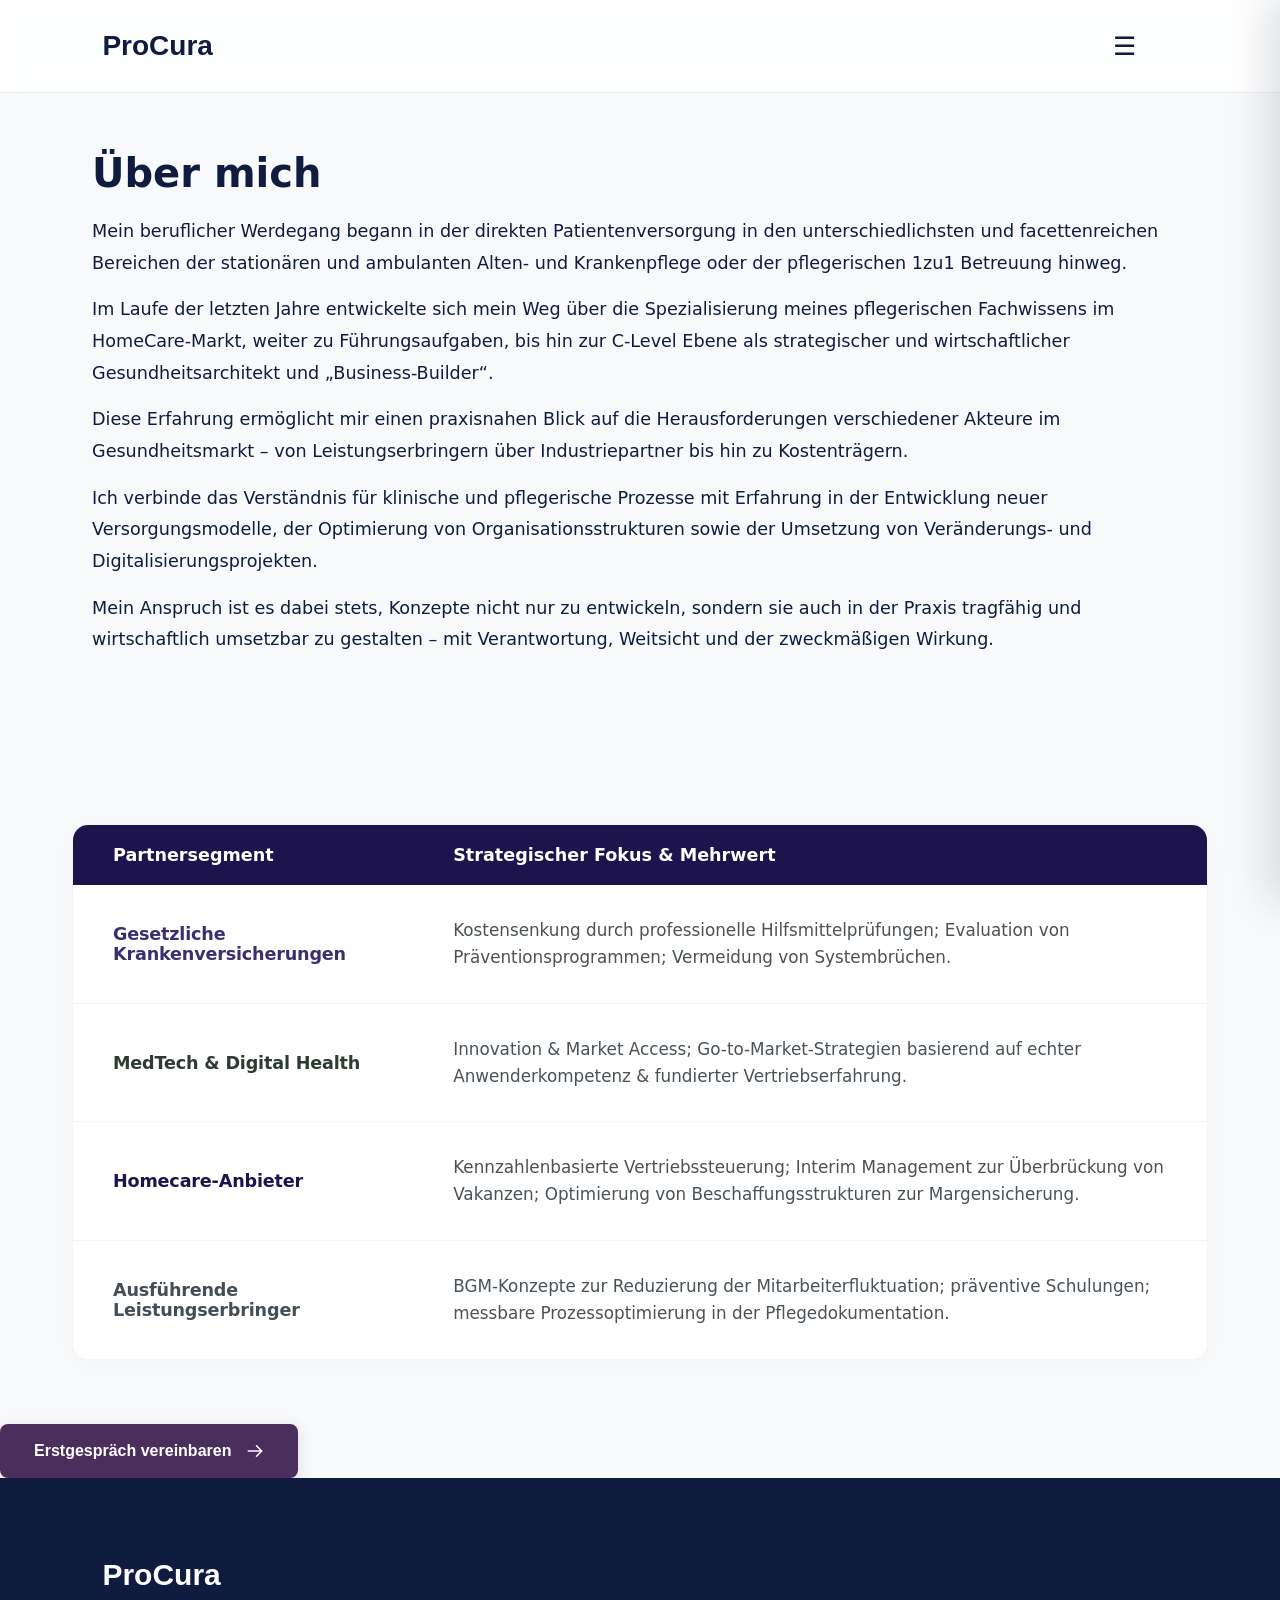
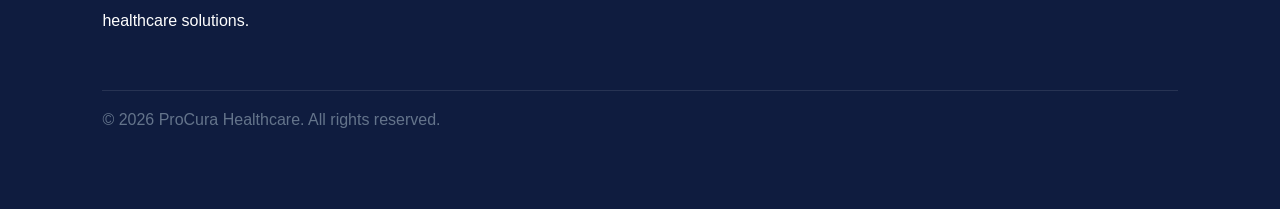
<file: About.html>
<!DOCTYPE html>
<html lang="de">
<head>
    <meta charset="UTF-8">
    <meta name="viewport" content="width=device-width, initial-scale=1.0">
    <title>Über mich - ProCura</title>
    <link rel="stylesheet" href="Header.css">
    <link rel="stylesheet" href="ProCura.css">
    <link rel="stylesheet" href="About.css">
    <link rel="stylesheet" href="index.css">
</head>
<body>
<header id="header-placeholder"></header>

<section class="care-section hero-spacing">
    <div class="about-intro-container" style="max-width: 1200px; margin: 0 auto; padding: 40px 20px;">
        <h1 style="font-size: 2.5rem; margin-bottom: 20px;">Über mich</h1>
        <p style="font-size: 1.1rem; line-height: 1.8; margin-bottom: 15px;">
            Mein beruflicher Werdegang begann in der direkten Patientenversorgung in den unterschiedlichsten und facettenreichen Bereichen der stationären und ambulanten Alten- und Krankenpflege oder der pflegerischen 1zu1 Betreuung hinweg.
        </p>
        <p style="font-size: 1.1rem; line-height: 1.8; margin-bottom: 15px;">
            Im Laufe der letzten Jahre entwickelte sich mein Weg über die Spezialisierung meines pflegerischen Fachwissens im HomeCare-Markt, weiter zu Führungsaufgaben, bis hin zur C-Level Ebene als strategischer und wirtschaftlicher Gesundheitsarchitekt und „Business-Builder“.
        </p>
        <p style="font-size: 1.1rem; line-height: 1.8; margin-bottom: 15px;">
            Diese Erfahrung ermöglicht mir einen praxisnahen Blick auf die Herausforderungen verschiedener Akteure im Gesundheitsmarkt – von Leistungserbringern über Industriepartner bis hin zu Kostenträgern.
        </p>
        <p style="font-size: 1.1rem; line-height: 1.8; margin-bottom: 15px;">
            Ich verbinde das Verständnis für klinische und pflegerische Prozesse mit Erfahrung in der Entwicklung neuer Versorgungsmodelle, der Optimierung von Organisationsstrukturen sowie der Umsetzung von Veränderungs- und Digitalisierungsprojekten.
        </p>
        <p style="font-size: 1.1rem; line-height: 1.8; font-weight: 500;">
            Mein Anspruch ist es dabei stets, Konzepte nicht nur zu entwickeln, sondern sie auch in der Praxis tragfähig und wirtschaftlich umsetzbar zu gestalten – mit Verantwortung, Weitsicht und der zweckmäßigen Wirkung.
        </p>
    </div>
</section>

<section class="partner-section">
    <div class="table-container">
        <table class="partner-table">
            <thead>
                <tr>
                    <th class="col-segment">Partnersegment</th>
                    <th class="col-focus">Strategischer Fokus & Mehrwert</th>
                </tr>
            </thead>
            <tbody>
                <tr>
                    <td class="segment-title text-purple">Gesetzliche Krankenversicherungen</td>
                    <td class="segment-desc">Kostensenkung durch professionelle Hilfsmittelprüfungen; Evaluation von Präventionsprogrammen; Vermeidung von Systembrüchen.</td>
                </tr>
                <tr>
                    <td class="segment-title text-green">MedTech & Digital Health</td>
                    <td class="segment-desc">Innovation & Market Access; Go-to-Market-Strategien basierend auf echter Anwenderkompetenz & fundierter Vertriebserfahrung.</td>
                </tr>
                <tr>
                    <td class="segment-title text-navy">Homecare-Anbieter</td>
                    <td class="segment-desc">Kennzahlenbasierte Vertriebssteuerung; Interim Management zur Überbrückung von Vakanzen; Optimierung von Beschaffungsstrukturen zur Margensicherung.</td>
                </tr>
                <tr>
                    <td class="segment-title text-slate">Ausführende Leistungserbringer</td>
                    <td class="segment-desc">BGM-Konzepte zur Reduzierung der Mitarbeiterfluktuation; präventive Schulungen; messbare Prozessoptimierung in der Pflegedokumentation.</td>
                </tr>
            </tbody>
        </table>
    </div>
</section>
<div class="hero-action-core" style="display: flex; justify-content: center;">
    <a href="product.html" class="hero-cta-link">
        <button class="prime-consultation-btn">
            <span>Erstgespräch vereinbaren</span>
            <svg class="arrow-icon" viewBox="0 0 24 24" fill="none" stroke="currentColor">
                <path stroke-linecap="round" stroke-linejoin="round" stroke-width="2" d="M14 5l7 7m0 0l-7 7m7-7H3"/>
            </svg>
        </button>
    </a>
</div>

    <footer id="footer-placeholder"></footer>
</body>
<script src="ProCura.js"></script>
</html>
</file>
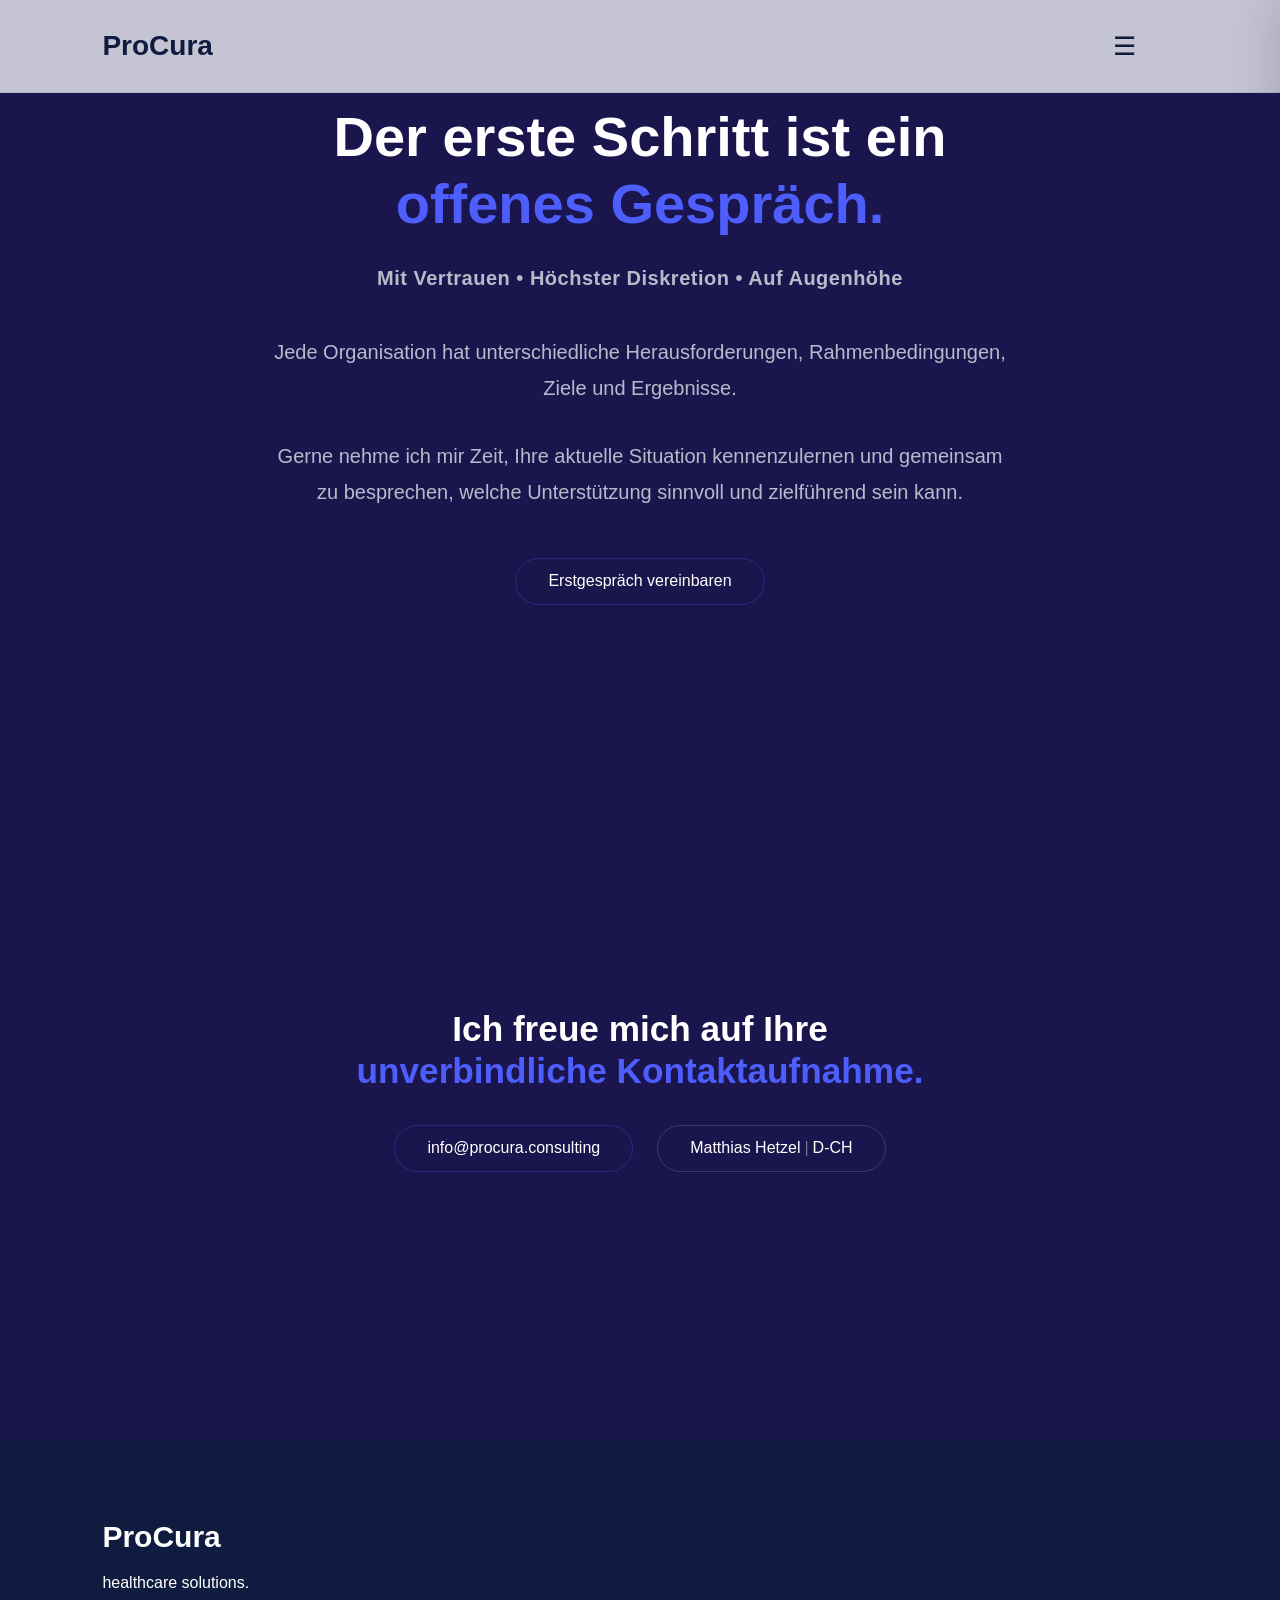
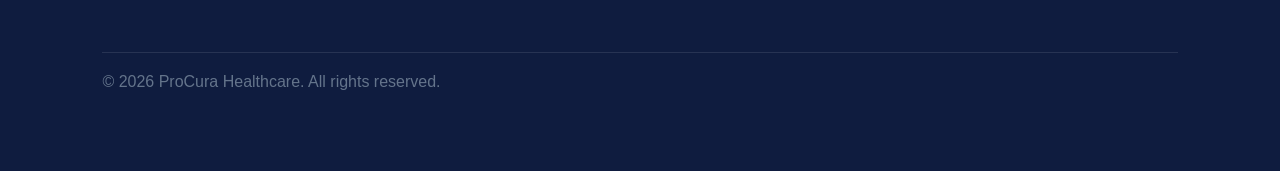
<file: Contact.html>
<!DOCTYPE html>
<html lang="de">
<head>
    <meta charset="UTF-8">
    <meta name="viewport" content="width=device-width, initial-scale=1.0">
    <title>Kontakt & Strategie-Check - ProCura</title>
    <link rel="stylesheet" href="Header.css">
    <link rel="stylesheet" href="ProCura.css">
</head>

<body>
    <header id="header-placeholder"></header>
    
    <!-- Introduction Section -->
    <section class="cta-container-contact">
        <main class="cta-content-contact">
            <h1 class="cta-heading-contact">
                Der erste Schritt ist ein <span>offenes Gespräch.</span>
            </h1>
            
            <p class="cta-subtitle-contact" style="font-weight: bold; margin-bottom: 2.5rem; letter-spacing: 0.5px;">
                Mit Vertrauen &bull; Höchster Diskretion &bull; Auf Augenhöhe
            </p>
            
            <p class="cta-subtitle-contact" style="margin-bottom: 2rem; line-height: 1.8;">
                Jede Organisation hat unterschiedliche Herausforderungen, Rahmenbedingungen, Ziele und Ergebnisse.
            </p>
            
            <p class="cta-subtitle-contact" style="margin-bottom: 3rem; line-height: 1.8;">
                Gerne nehme ich mir Zeit, Ihre aktuelle Situation kennenzulernen und gemeinsam zu besprechen, welche Unterstützung sinnvoll und zielführend sein kann.
            </p>

            <div class="button-group-contact" style="margin-bottom: 2rem;">
                <a href="product.html" class="btn-contact btn-primary-contact">Erstgespräch vereinbaren</a>
            </div>
        </main>
    </section>

    <!-- Final CTA Section -->
    <section class="cta-container-contact">
        <main class="cta-content-contact">
            <h2 class="cta-heading-contact" style="font-size: 2.2rem; margin-bottom: 2rem;">
                Ich freue mich auf Ihre <span>unverbindliche Kontaktaufnahme.</span>
            </h2>
            
            <div class="button-group-contact">
                <a href="mailto:info@procura.consulting" class="btn-contact btn-primary-contact">info@procura.consulting</a>
                <span class="btn-contact btn-secondary-contact">Matthias Hetzel <span style="color: rgba(255,255,255,0.4); margin: 0 0.25rem;">|</span> D-CH</span>
            </div>
        </main>
    </section>

    <footer id="footer-placeholder"></footer>
    <script src="ProCura.js"></script>
</body>
</html>
</file>
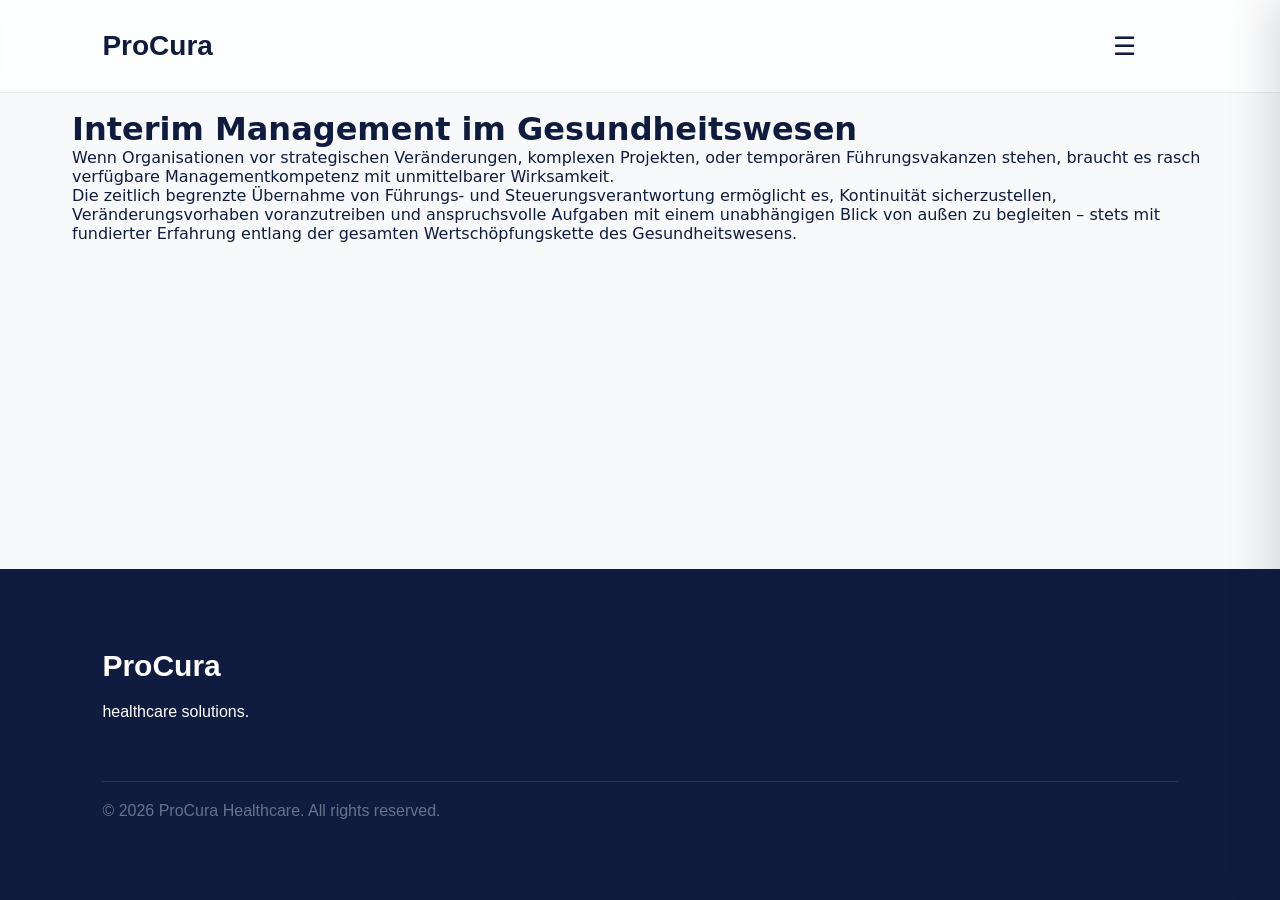
<file: Interim.html>
<!DOCTYPE html>
<html lang="de">
<head>
    <meta charset="UTF-8">
    <meta name="viewport" content="width=device-width, initial-scale=1.0">
    <title>Interim Management im Gesundheitswesen | ProCura</title>
    <link rel="stylesheet" href="Header.css">
    <link rel="stylesheet" href="ProCura.css">
    <link rel="stylesheet" href="footer.css">
</head>
<body>

    <header id="header-placeholder"></header>

    <main class="care-section hero-spacing">
        <div class="content-container">
            <h1>Interim Management im Gesundheitswesen</h1>
            
            <p>Wenn Organisationen vor strategischen Veränderungen, komplexen Projekten, oder
            temporären Führungsvakanzen stehen, braucht es rasch verfügbare
            Managementkompetenz mit unmittelbarer Wirksamkeit.</p>
            
            <p>Die zeitlich begrenzte Übernahme von Führungs- und Steuerungsverantwortung
            ermöglicht es, Kontinuität sicherzustellen, Veränderungsvorhaben voranzutreiben und
            anspruchsvolle Aufgaben mit einem unabhängigen Blick von außen zu begleiten – stets
            mit fundierter Erfahrung entlang der gesamten Wertschöpfungskette des
            Gesundheitswesens.</p>
        </div>
    </main>

    <footer id="footer-placeholder"></footer>

    <script src="ProCura.js"></script>
</body>
</html>
</file>
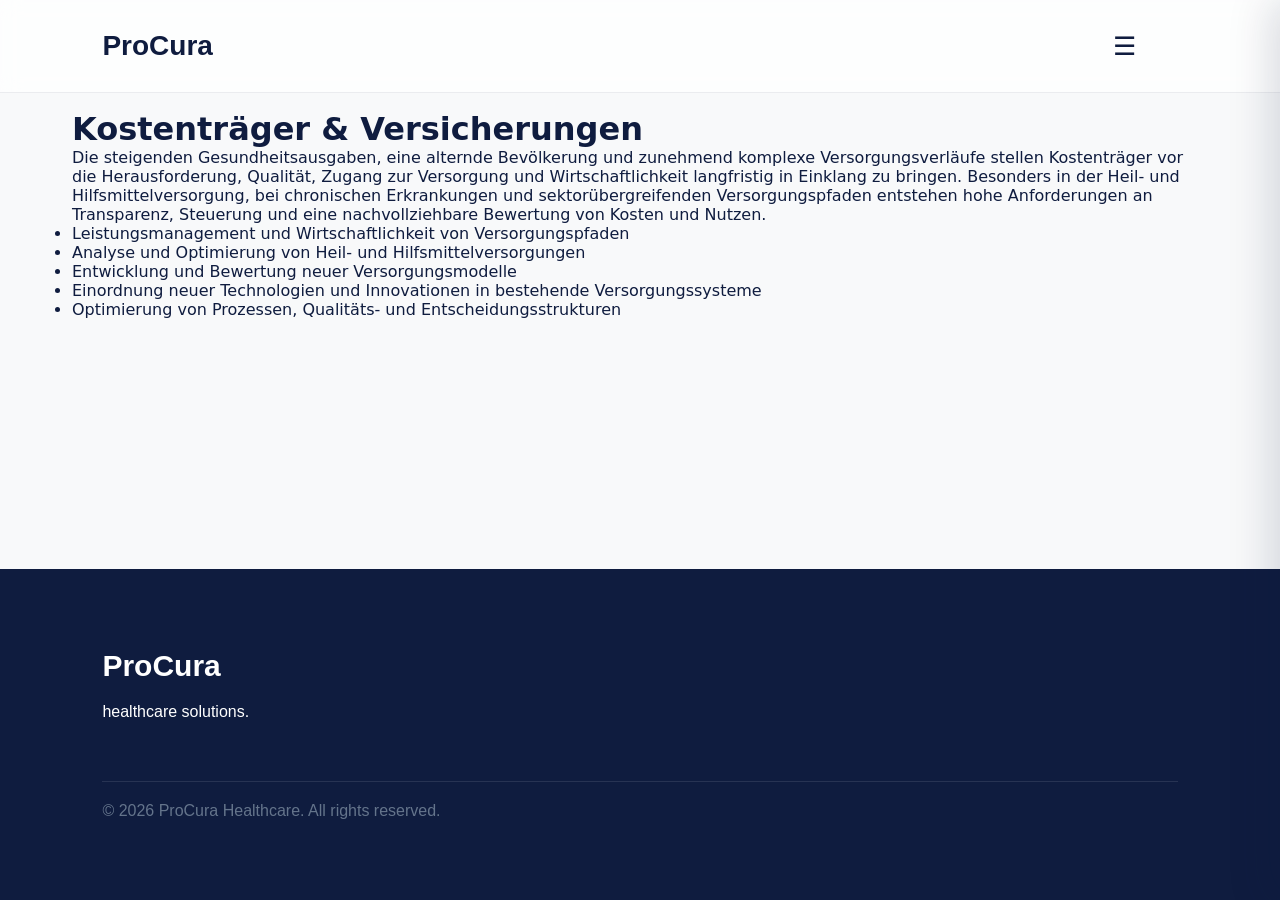
<file: Kostenträger.html>
<!DOCTYPE html>
<html lang="de">
<head>
    <meta charset="UTF-8">
    <meta name="viewport" content="width=device-width, initial-scale=1.0">
    <title>Kostenträger &amp; Versicherungen | ProCura</title>
    <link rel="stylesheet" href="Header.css">
    <link rel="stylesheet" href="ProCura.css">
    <link rel="stylesheet" href="footer.css">
</head>
<body>

    <header id="header-placeholder"></header>

    <main class="care-section hero-spacing">
        <div class="content-container">
            <h1>Kostenträger &amp; Versicherungen</h1>
            
            <p>Die steigenden Gesundheitsausgaben, eine alternde Bevölkerung und zunehmend komplexe
            Versorgungsverläufe stellen Kostenträger vor die Herausforderung, Qualität, Zugang zur
            Versorgung und Wirtschaftlichkeit langfristig in Einklang zu bringen.
            Besonders in der Heil- und Hilfsmittelversorgung, bei chronischen Erkrankungen und
            sektorübergreifenden Versorgungspfaden entstehen hohe Anforderungen an Transparenz,
            Steuerung und eine nachvollziehbare Bewertung von Kosten und Nutzen.</p>
            
            <ul class="benefit-list">
                <li>Leistungsmanagement und Wirtschaftlichkeit von Versorgungspfaden</li>
                <li>Analyse und Optimierung von Heil- und Hilfsmittelversorgungen</li>
                <li>Entwicklung und Bewertung neuer Versorgungsmodelle</li>
                <li>Einordnung neuer Technologien und Innovationen in bestehende Versorgungssysteme</li>
                <li>Optimierung von Prozessen, Qualitäts- und Entscheidungsstrukturen</li>
            </ul>
        </div>
    </main>

    <footer id="footer-placeholder"></footer>

    <script src="ProCura.js"></script>
</body>
</html>
</file>
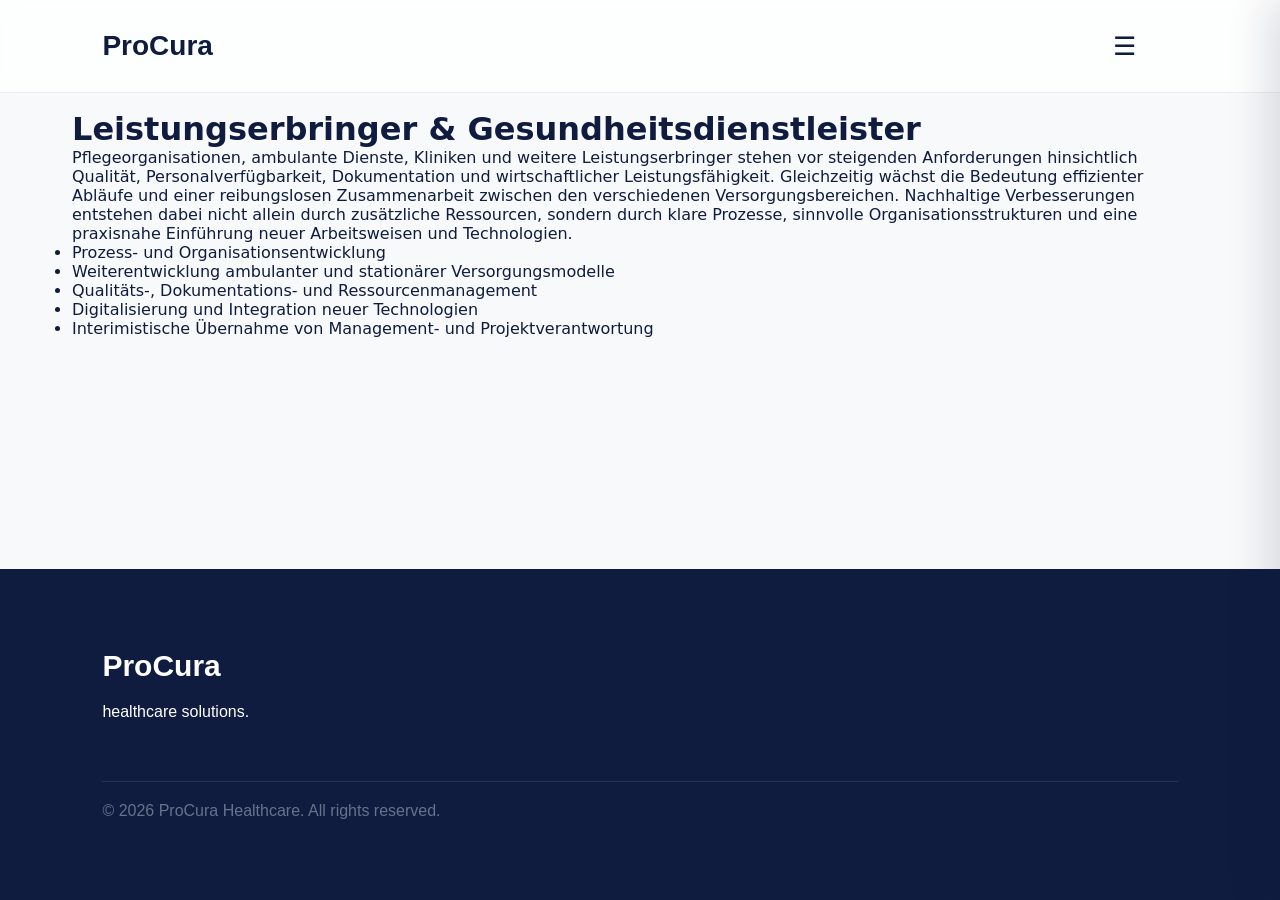
<file: Leistungserbringer.html>
<!DOCTYPE html>
<html lang="de">
<head>
    <meta charset="UTF-8">
    <meta name="viewport" content="width=device-width, initial-scale=1.0">
    <title>Leistungserbringer &amp; Gesundheitsdienstleister | ProCura</title>
    <link rel="stylesheet" href="Header.css">
    <link rel="stylesheet" href="ProCura.css">
    <link rel="stylesheet" href="footer.css">
</head>
<body>

    <header id="header-placeholder"></header>

    <main class="care-section hero-spacing">
        <div class="content-container">
            <h1>Leistungserbringer &amp; Gesundheitsdienstleister</h1>
            
            <p>Pflegeorganisationen, ambulante Dienste, Kliniken und weitere Leistungserbringer stehen vor
            steigenden Anforderungen hinsichtlich Qualität, Personalverfügbarkeit, Dokumentation und
            wirtschaftlicher Leistungsfähigkeit. Gleichzeitig wächst die Bedeutung effizienter Abläufe und
            einer reibungslosen Zusammenarbeit zwischen den verschiedenen Versorgungsbereichen.
            Nachhaltige Verbesserungen entstehen dabei nicht allein durch zusätzliche Ressourcen,
            sondern durch klare Prozesse, sinnvolle Organisationsstrukturen und eine praxisnahe
            Einführung neuer Arbeitsweisen und Technologien.</p>

            <ul class="benefit-list">
                <li>Prozess- und Organisationsentwicklung</li>
                <li>Weiterentwicklung ambulanter und stationärer Versorgungsmodelle</li>
                <li>Qualitäts-, Dokumentations- und Ressourcenmanagement</li>
                <li>Digitalisierung und Integration neuer Technologien</li>
                <li>Interimistische Übernahme von Management- und Projektverantwortung</li>
            </ul>
        </div>
    </main>

    <footer id="footer-placeholder"></footer>

    <script src="ProCura.js"></script>
</body>
</html>
</file>
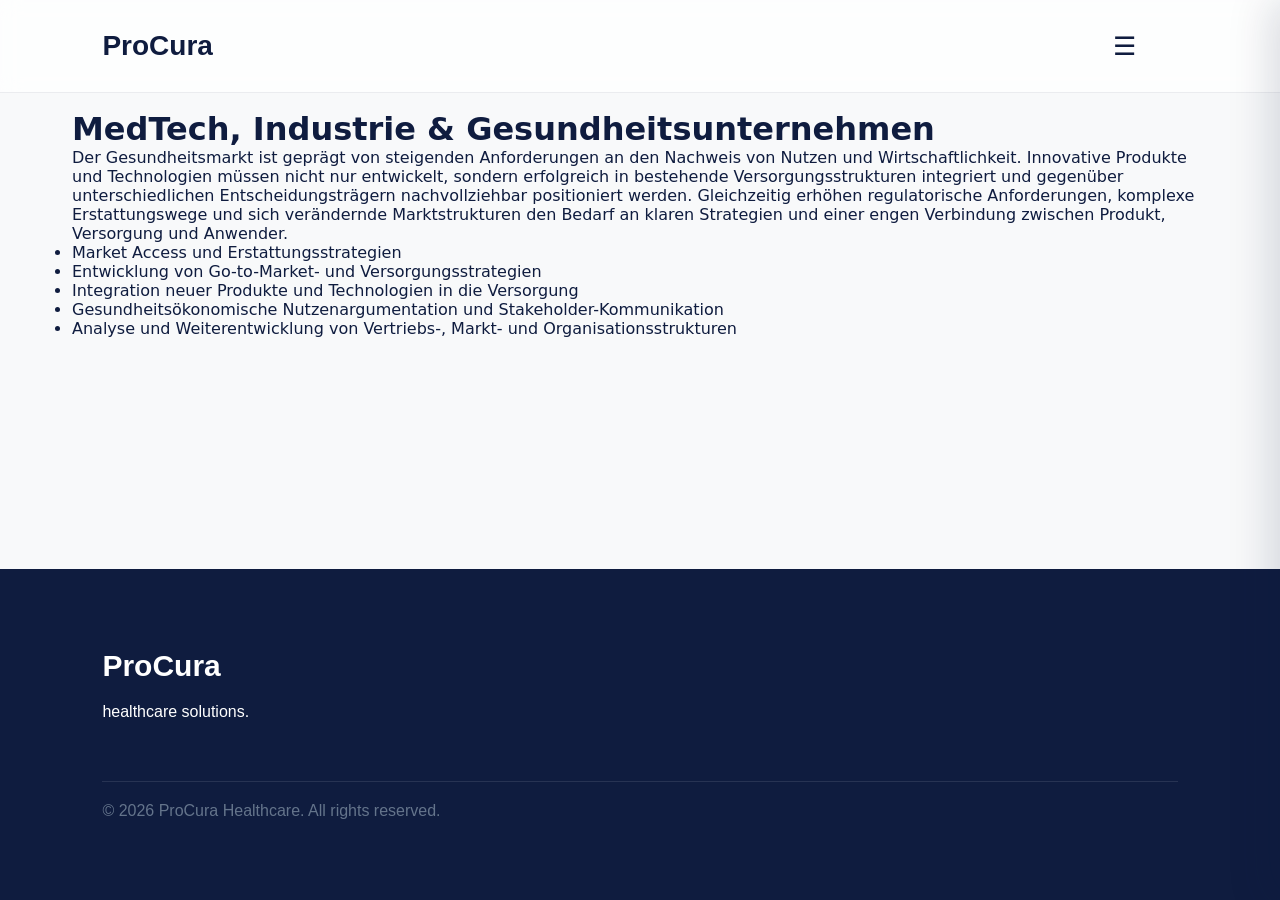
<file: MedTech.html>
<!DOCTYPE html>
<html lang="de">
<head>
    <meta charset="UTF-8">
    <meta name="viewport" content="width=device-width, initial-scale=1.0">
    <title>MedTech, Industrie &amp; Gesundheitsunternehmen | ProCura</title>
    <link rel="stylesheet" href="Header.css">
    <link rel="stylesheet" href="ProCura.css">
    <link rel="stylesheet" href="footer.css">
</head>
<body>

    <header id="header-placeholder"></header>

    <main class="care-section hero-spacing">
        <div class="content-container">
            <h1>MedTech, Industrie &amp; Gesundheitsunternehmen</h1>
            
            <p>Der Gesundheitsmarkt ist geprägt von steigenden Anforderungen an den Nachweis von Nutzen
            und Wirtschaftlichkeit. Innovative Produkte und Technologien müssen nicht nur entwickelt,
            sondern erfolgreich in bestehende Versorgungsstrukturen integriert und gegenüber
            unterschiedlichen Entscheidungsträgern nachvollziehbar positioniert werden.
            Gleichzeitig erhöhen regulatorische Anforderungen, komplexe Erstattungswege und sich
            verändernde Marktstrukturen den Bedarf an klaren Strategien und einer engen Verbindung
            zwischen Produkt, Versorgung und Anwender.</p>
            
            <ul class="benefit-list">
                <li>Market Access und Erstattungsstrategien</li>
                <li>Entwicklung von Go-to-Market- und Versorgungsstrategien</li>
                <li>Integration neuer Produkte und Technologien in die Versorgung</li>
                <li>Gesundheitsökonomische Nutzenargumentation und Stakeholder-Kommunikation</li>
                <li>Analyse und Weiterentwicklung von Vertriebs-, Markt- und Organisationsstrukturen</li>
            </ul>
        </div>
    </main>

    <footer id="footer-placeholder"></footer>

    <script src="ProCura.js"></script>
</body>
</html>
</file>
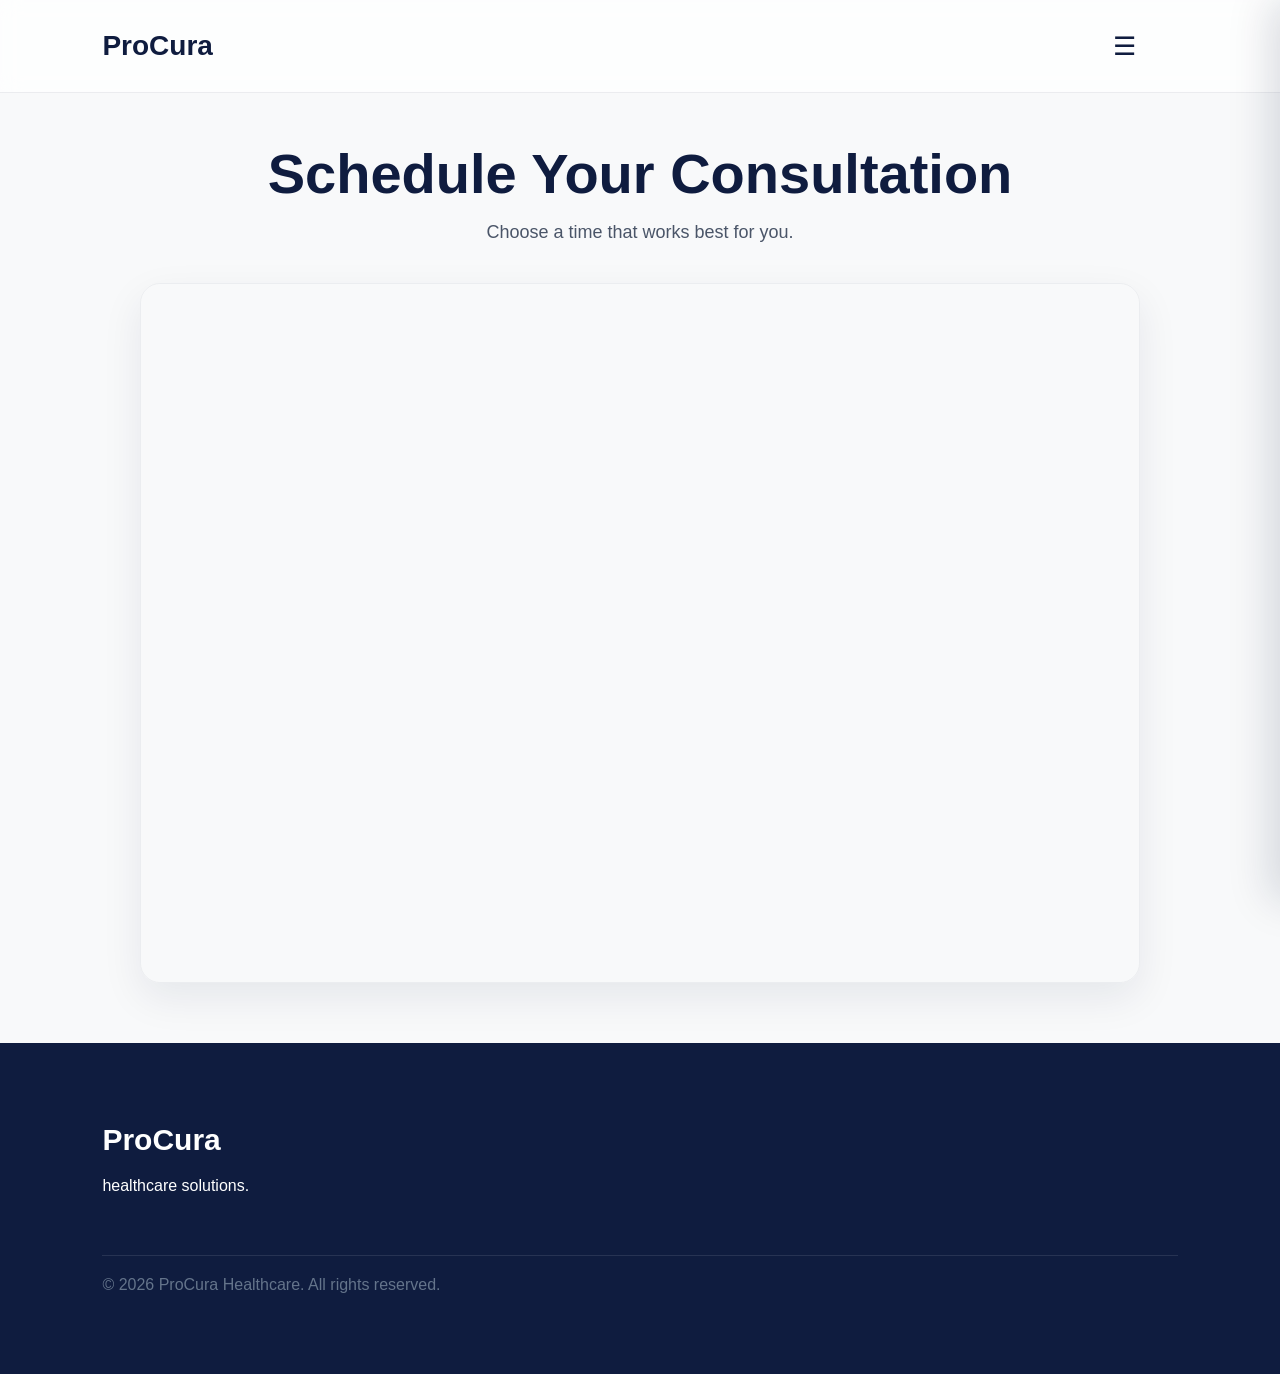
<file: product.html>
<!DOCTYPE html>
<html lang="en">
<head>
  <meta charset="UTF-8" />
  <meta name="viewport" content="width=device-width, initial-scale=1.0"/>

  <title data-i18n="booking_page_title">Book Appointment</title>

  <link rel="stylesheet" href="product.css">
  <link rel="stylesheet" href="footer.css">
  <link rel="stylesheet" href="Header.css">
  <link
    href="https://assets.calendly.com/assets/external/widget.css"
    rel="stylesheet"
  >
</head>

<body>

    <header id="header-placeholder"></header>

  <section class="booking-page">

    <div class="booking-header">
      <h1 data-i18n="booking_heading">Schedule Your Consultation</h1>
      <p data-i18n="booking_subheading">Choose a time that works best for you.</p>
    </div>

<div id="calendly-widget" class="calendly-inline-widget" data-url="https://calendly.com/YOUR-LINK"></div>

  </section>
      <footer id="footer-placeholder"></footer>

  <script
    src="https://assets.calendly.com/assets/external/widget.js"
    async>
  </script>
  <script src="ProCura.js"></script>
</body>
</html>
</file>
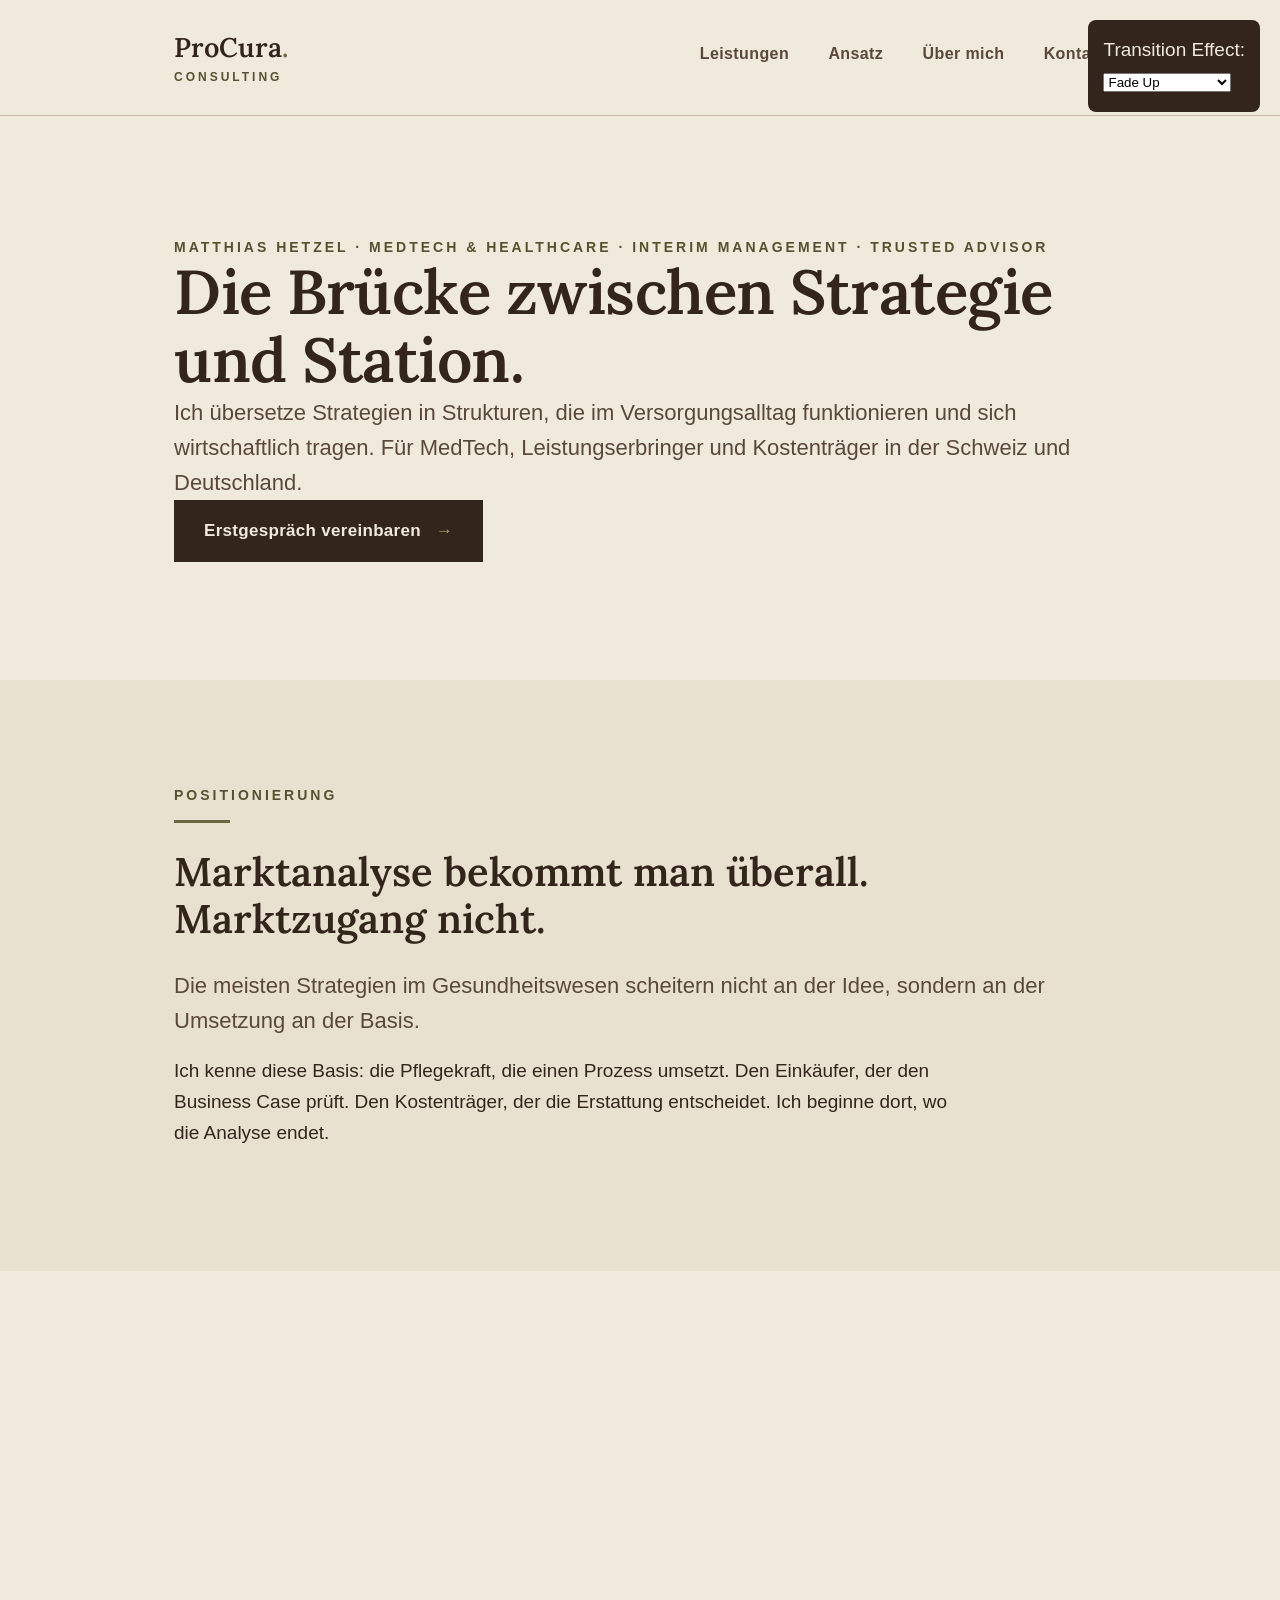
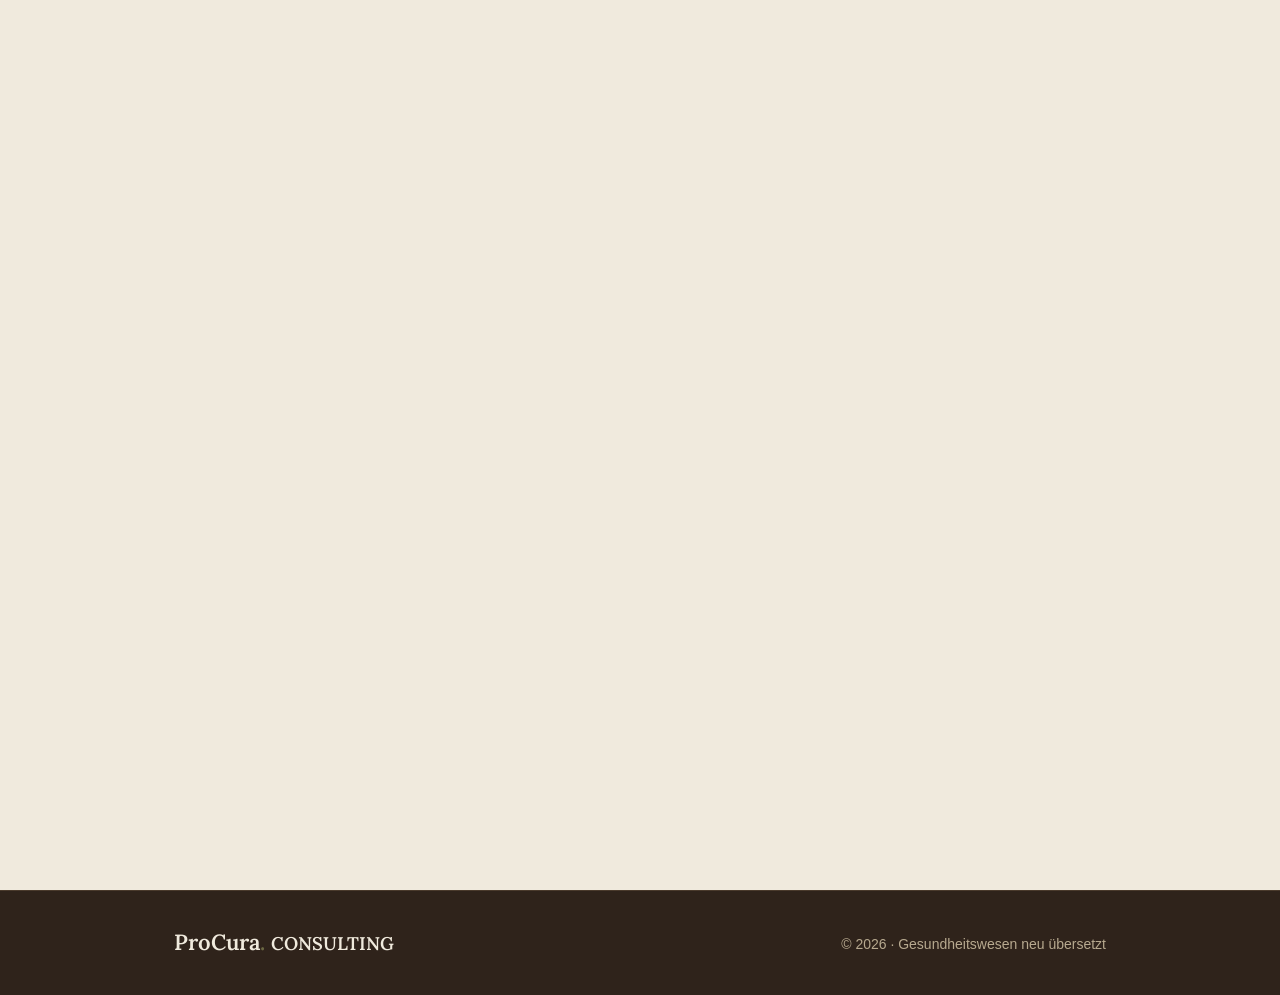
<file: Test.html>
<!doctype html>
<html lang='de'>
<head>
    <meta charset='utf-8'>
    <meta name='viewport' content='width=device-width,initial-scale=1'>
    <link rel='preconnect' href='https://fonts.googleapis.com'>
    <link rel='preconnect' href='https://fonts.gstatic.com' crossorigin>
    <link href='https://fonts.googleapis.com/css2?family=Lora:wght@400;600;700&display=swap' rel='stylesheet'>
    <link rel="stylesheet" href="https://cdnjs.cloudflare.com/ajax/libs/animate.css/4.1.1/animate.min.css"/>
    <link href="https://unpkg.com/aos@2.3.1/dist/aos.css" rel="stylesheet">
    <style>
        *{box-sizing:border-box;}
        html,body{margin:0;padding:0;}
        body{background:#F0EADD;color:#34251C;font-family:-apple-system,BlinkMacSystemFont,'Segoe UI',Roboto,Helvetica,Arial,sans-serif;font-size:19px;line-height:1.62;-webkit-font-smoothing:antialiased;}
        .wrap{max-width:1060px;margin:0 auto;padding:0 64px;}
        a{color:inherit;text-decoration:none;}
        h1,h2,h3{font-family:'Lora';font-weight:600;color:#34251C;margin:0;}
        h1{font-size:62px;line-height:1.1;letter-spacing:-0.5px;}
        h2{font-size:40px;line-height:1.16;}
        h3{font-size:23px;line-height:1.3;}
        .eyebrow{font-size:14px;font-weight:700;letter-spacing:3px;text-transform:uppercase;color:#54522F;}
        .lead{font-size:22px;line-height:1.6;color:#5A4839;}
        p{margin:0 0 18px 0;}
        .muted{color:#5A4839;}
        hr.rule{border:0;border-top:1px solid #C7BCA2;margin:0;}
        .nav{border-bottom:1px solid #C7BCA2;background:#F0EADD;}
        .nav .wrap{padding-top:26px;padding-bottom:24px;}
        .brand{font-family:'Lora';font-weight:600;font-size:27px;color:#34251C;display:inline-block;}
        .brand .dot{color:#6B6843;}
        .brand small{font-family:'Liberation Sans';font-weight:700;font-size:12px;letter-spacing:3px;color:#54522F;display:block;margin-top:-2px;}
        .menu{float:right;padding-top:12px;}
        .menu a{font-size:16px;font-weight:700;letter-spacing:.4px;color:#5A4839;margin-left:34px;}
        .menu a.active{color:#34251C;}
        .clear{clear:both;}
        section{padding:104px 0;}
        .s-alt{background:#E8E1D0;}
        .kick-rule{width:56px;border-top:3px solid #6B6843;margin:14px 0 26px 0;}
        .btn{display:inline-block;background:#34251C;color:#F0EADD;font-weight:700;font-size:17px;letter-spacing:.3px;padding:17px 30px;}
        .btn .arr{color:#A9A86F;margin-left:10px;}
        .hero{padding-top:120px;padding-bottom:118px;}
        .cards{font-size:0;margin-top:18px;}
        .card{display:inline-block;vertical-align:top;background:#F5F0E4;border:1px solid #D8CDB5;padding:30px 30px 34px 30px;margin:0 2% 0 0;width:32%;font-size:19px;}
        .card:last-child{margin-right:0;}
        .card .tag{font-size:13px;font-weight:700;letter-spacing:2px;text-transform:uppercase;color:#54522F;}
        .card h3{margin:16px 0 12px 0;}
        .card p{font-size:17px;line-height:1.55;color:#5A4839;margin:0;}
        .steps{font-size:0;margin-top:24px;}
        .step{display:inline-block;vertical-align:top;width:23%;margin-right:2.6%;font-size:19px;}
        .step:last-child{margin-right:0;}
        .step .no{font-family:'Lora';font-weight:600;font-size:46px;color:#6B6843;line-height:1;}
        .step h3{font-size:20px;margin:10px 0 8px 0;}
        .step p{font-size:16px;line-height:1.5;color:#5A4839;margin:0;}
        .ueber p{max-width:70ch;}
        .ueber .claim{font-family:'Lora';font-weight:600;font-size:24px;color:#34251C;line-height:1.4;max-width:62ch;margin-top:26px;}
        .band{background:#2F231B;color:#F0EADD;}
        .band h2{color:#F0EADD;}
        .band .lead{color:#D8CDB5;}
        .band .pill{display:inline-block;border:1px solid #6B6843;color:#EDE6D6;font-weight:700;padding:12px 22px;margin:8px 14px 8px 0;font-size:16px;}
        .band .btn{background:#F0EADD;color:#2F231B;margin-top:24px;}
        .foot{background:#2F231B;padding:34px 0;border-top:1px solid #4A3A2C;}
        .foot .wrap{color:#B7A98F;font-size:14px;}
        .foot .fbrand{font-family:'Lora';font-weight:600;font-size:22px;color:#F0EADD;}
        .foot .r{float:right;padding-top:8px;}
        .controller { position: fixed; top: 20px; right: 20px; z-index: 9999; background: #34251C; color: #F0EADD; padding: 15px; border-radius: 8px; }
    </style>
</head>
<body>

<div class="controller">
    <label>Transition Effect:</label><br>
    <select id="animSelector" onchange="switchLibrary(this.value)">
        <optgroup label="AOS (Standard)">
            <option value="aos-fade-up">Fade Up</option>
            <option value="aos-fade-down">Fade Down</option>
            <option value="aos-fade-right">Fade Right</option>
            <option value="aos-fade-left">Fade Left</option>
            <option value="aos-flip-up">Flip Up</option>
            <option value="aos-zoom-in">Zoom In</option>
            <option value="aos-slide-up">Slide Up</option>
        </optgroup>
        <optgroup label="Experimental">
            <option value="animate__hinge">Hinge</option>
            <option value="animate__jackInTheBox">Jack in the Box</option>
            <option value="animate__rollIn">Roll In</option>
            <option value="animate__rotateInDownLeft">Rotate Left</option>
            <option value="animate__lightSpeedInRight">Light Speed</option>
            <option value="animate__bounceIn">Bounce In</option>
            <option value="animate__backInUp">Back In Up</option>
            <option value="animate__wobble">Wobble</option>
            <option value="animate__jello">Jello</option>
            <option value="animate__tada">Tada</option>
        </optgroup>
    </select>
</div>

<div class='nav'><div class='wrap'>
 <span class='brand'>ProCura<span class='dot'>.</span><small>CONSULTING</small></span>
 <span class='menu'>
   <a href='#leistungen'>Leistungen</a>
   <a href='#ansatz'>Ansatz</a>
   <a href='#ueber'>Über mich</a>
   <a href='#kontakt'>Kontakt</a>
 </span><span class='clear'></span>
</div></div>

<section class='hero scroll-anim' data-aos="fade-up"><div class='wrap'>
 <div class='eyebrow'>Matthias Hetzel · MedTech & Healthcare · Interim Management · Trusted Advisor</div>
 <h1>Die Brücke zwischen Strategie und Station.</h1>
 <div class='lead'>Ich übersetze Strategien in Strukturen, die im Versorgungsalltag funktionieren und sich wirtschaftlich tragen. Für MedTech, Leistungserbringer und Kostenträger in der Schweiz und Deutschland.</div>
 <a class='btn' href='#kontakt'>Erstgespräch vereinbaren <span class='arr'>&rarr;</span></a>
</div></section>

<section class='s-alt scroll-anim' data-aos="fade-up"><div class='wrap'>
 <div class='eyebrow'>Positionierung</div>
 <div class='kick-rule'></div>
 <h2>Marktanalyse bekommt man überall. Marktzugang nicht.</h2>
 <p class='lead' style='margin-top:26px;max-width:74ch;'>Die meisten Strategien im Gesundheitswesen scheitern nicht an der Idee, sondern an der Umsetzung an der Basis.</p>
 <p style='max-width:74ch;'>Ich kenne diese Basis: die Pflegekraft, die einen Prozess umsetzt. Den Einkäufer, der den Business Case prüft. Den Kostenträger, der die Erstattung entscheidet. Ich beginne dort, wo die Analyse endet.</p>
</div></section>

<section id='leistungen' class='scroll-anim' data-aos="fade-up"><div class='wrap'>
 <div class='eyebrow'>Für wen ich arbeite</div>
 <div class='kick-rule'></div>
 <h2>Drei Perspektiven, eine Logik: Wirtschaftlichkeit.</h2>
 <div class='cards'>
  <div class='card'><div class='tag'>MedTech & Industrie</div>
   <h3>Innovationen skalieren</h3>
   <p>Gute Produkte scheitern an Markteintritt, Workflow und Abrechnung. Ich baue den Weg vom Einkäufer über die Anwender bis zur Abrechnungsposition und mache Ihren Nutzen für Einkauf und Kostenträger messbar.</p></div>
  <div class='card'><div class='tag'>Leistungserbringer</div>
   <h3>Versorgung, die trägt</h3>
   <p>Klinisch stark, wirtschaftlich unter Druck. Ich strukturiere Prozesse so, dass sie wirtschaftlich tragen, digitalisiere gezielt und baue spezialisierte Einheiten auf.</p></div>
  <div class='card'><div class='tag'>Kostenträger</div>
   <h3>Qualität und Kosten steuern</h3>
   <p>Ich entwickle Versorgungs- und Anreizmodelle, die für beide Seiten funktionieren, und steuere die Schnittstelle von stationär zu ambulant.</p></div>
 </div>
 <p class='muted' style='margin-top:34px;font-size:17px;'>Auf Wunsch operativ: Interim Management in Vertrieb, Business Development und im Aufbau neuer Versorgungsstrukturen.</p>
</div></section>

<section id='ansatz' class='s-alt scroll-anim' data-aos="fade-up"><div class='wrap'>
 <div class='eyebrow'>Methodik</div>
 <div class='kick-rule'></div>
 <h2>Mein Ansatz</h2>
 <p class='lead' style='margin-top:20px;max-width:60ch;'>Ein klarer Weg von der Analyse bis zur messbaren Umsetzung.</p>
 <div class='steps'>
  <div class='step'><div class='no'>01</div><h3>Analyse</h3><p>Klarheit schaffen. Operative Realität, klinische Reibungspunkte und versteckte Kostentreiber sichtbar machen.</p></div>
  <div class='step'><div class='no'>02</div><h3>Strategie</h3><p>Prioritäten setzen. Klare Ziele, fokussierte Ressourcen, eine umsetzbare Roadmap.</p></div>
  <div class='step'><div class='no'>03</div><h3>Umsetzung</h3><p>Verantwortung übernehmen. Veränderungen mit den internen Teams vor Ort vorantreiben und Hürden lösen.</p></div>
  <div class='step'><div class='no'>04</div><h3>Resultate</h3><p>Wirkung zeigen. Validierte Kennzahlen, schlankere Abläufe, nachhaltiges Wachstum.</p></div>
 </div>
</div></section>

<section id='ueber' class='ueber scroll-anim' data-aos="fade-up"><div class='wrap'>
 <div class='eyebrow'>Über mich</div>
 <div class='kick-rule'></div>
 <h2>Vom Patientenbett bis auf C-Level.</h2>
 <p style='margin-top:24px;'>Mein Weg begann in der direkten Patientenversorgung, in der stationären und ambulanten Pflege.</p>
 <p>Daraus spezialisierte ich mich im HomeCare-Markt, übernahm Führungsverantwortung und arbeitete bis auf C-Level als strategischer und wirtschaftlicher Gesundheitsarchitekt. Diesen Weg ging ich durch zwei Systeme: Deutschland und die Schweiz.</p>
 <p>Ich verbinde das Verständnis für klinische und pflegerische Prozesse mit dem Aufbau neuer Versorgungsmodelle und der Umsetzung von Veränderungs- und Digitalisierungsprojekten.</p>
 <div class='claim'>Mein Anspruch: Konzepte nicht nur entwickeln, sondern sie wirtschaftlich tragfähig in die Praxis bringen.</div>
</div></section>

<section id='kontakt' class='band scroll-anim' data-aos="fade-up"><div class='wrap'>
 <div class='eyebrow' style='color:#A9A86F;'>Kontakt</div>
 <div class='kick-rule'></div>
 <h2>Der erste Schritt ist ein Gespräch.</h2>
 <p class='lead' style='margin-top:22px;max-width:66ch;'>Wenn Ihr Markteintritt, Ihre Wirtschaftlichkeit oder Ihr Versorgungsmodell gerade an der Umsetzung hängt, schreiben Sie mir.</p>
 <div style='margin-top:18px;'>
  <span class='pill'>info@procura.consulting</span>
  <span class='pill'>Matthias Hetzel · CH / DE</span>
 </div>
 <div><a class='btn' href='mailto:info@procura.consulting'>Erstgespräch vereinbaren <span class='arr'>&rarr;</span></a></div>
</div></section>

<div class='foot'><div class='wrap'>
 <span class='fbrand'>ProCura<span style='color:#6B6843;'>.</span> <small>CONSULTING</small></span>
 <span class='r'>© 2026 · Gesundheitswesen neu übersetzt</span>
 <span class='clear'></span>
</div></div>

<script src="https://unpkg.com/aos@2.3.1/dist/aos.js"></script>
<script>
    AOS.init({ duration: 800, once: false });

    // Intersection Observer to trigger Animate.css on scroll
    const observerOptions = { threshold: 0.1 };
    const observer = new IntersectionObserver((entries) => {
        entries.forEach(entry => {
            if (entry.isIntersecting && entry.target.classList.contains('animate__animated')) {
                // Re-trigger animation by removing and re-adding the class
                const animClass = Array.from(entry.target.classList).find(c => c.startsWith('animate__'));
                entry.target.classList.remove(animClass);
                void entry.target.offsetWidth; // Trigger reflow
                entry.target.classList.add(animClass);
            }
        });
    }, observerOptions);

    function switchLibrary(val) {
        const sections = document.querySelectorAll('.scroll-anim');
        if (val.startsWith('aos-')) {
            const effect = val.replace('aos-', '');
            sections.forEach(s => {
                s.removeAttribute('data-animate');
                s.classList.remove('animate__animated');
                // Remove all animate classes
                s.className = s.className.replace(/animate__[a-z]+/gi, '');
                s.setAttribute('data-aos', effect);
                observer.unobserve(s);
            });
            AOS.refresh();
        } else {
            sections.forEach(s => {
                s.removeAttribute('data-aos');
                s.className = 'scroll-anim animate__animated ' + val;
                observer.observe(s); // Start watching for scroll
            });
        }
    }
</script>
</body>
</html>
</file>
<file: Header.css>
/* ==========================================
   NAVIGATION BAR
   ========================================== */
.navbar { 
    position: fixed; 
    top: 0; 
    width: 100%; 
    display: flex; 
    justify-content: space-between; 
    align-items: center; 
    padding: 25px 8%; 
    z-index: 1000; 
    background: rgba(255, 255, 255, 0.75); 
    backdrop-filter: blur(10px); 
    -webkit-backdrop-filter: blur(10px);
    border-bottom: 1px solid rgba(15, 28, 63, 0.08);
    box-sizing: border-box;
} 

.logo { 
    text-decoration: none; 
    color: #0f1c3f; 
    font-size: 28px; 
    font-weight: 700; 
} 

#nav-menu { 
    display: flex; 
    align-items: center;
    margin-left: auto; 
    margin-right: 30px; 
} 

.lang-selector select { 
    background: rgba(15, 28, 63, 0.05); 
    color: #0f1c3f; 
    border: 1px solid rgba(15, 28, 63, 0.15); 
    padding: 6px 12px; 
    border-radius: 4px; 
    cursor: pointer; 
    font-family: 'Inter', sans-serif; 
    outline: none; 
} 

/* ==========================================
   HAMBURGER TRIGGER & BACKDROP OVERLAY
   ========================================== */
.dropdown-toggle {
    background: none;
    border: none;
    cursor: pointer;
    font-size: 26px; 
    padding: 8px 12px;
    line-height: 1;
    color: #0f1c3f;
    transition: color 0.3s;
}

.dropdown-toggle:hover {
    color: #3b4d2b;
}

/* Semi-transparent screen mask curtain */
.menu-backdrop {
    position: fixed;
    top: 0;
    left: 0;
    width: 100vw;
    height: 100vh;
    background: rgba(15, 28, 63, 0.4);
    backdrop-filter: blur(4px);
    opacity: 0;
    visibility: hidden;
    transition: opacity 0.4s ease, visibility 0.4s;
    z-index: 1999;
}

/* Active Class state applied via JavaScript to display overlay curtains */
.nav-menu-open .menu-backdrop {
    opacity: 1;
    visibility: visible;
}

/* ==========================================
   FULL HEIGHT SLIDE SIDEBAR OVERLAY
   ========================================== */
.menu-sidebar {
    position: fixed;
    top: 0;
    right: 0;
    width: 100%;
    max-width: 450px; /* Fixed elegant panel size desktop width drawer layout */
    height: 100vh;
    background: #ffffff;
    box-shadow: -10px 0px 40px rgba(15, 28, 63, 0.15);
    z-index: 2000;
    display: flex;
    flex-direction: column;
    /* Pushes sidebar completely hidden offscreen to the right by default */
    transform: translateX(100%);
    transition: transform 0.4s cubic-bezier(0.16, 1, 0.3, 1);
}

/* Active Class state applied via JavaScript to slide the panel layout into view */
.nav-menu-open .menu-sidebar {
    transform: translateX(0);
}

/* Sidebar header area layout framework */
.sidebar-header {
    display: flex;
    justify-content: flex-end;
    padding: 30px 40px 10px 40px;
}

.close-toggle {
    background: none;
    border: none;
    cursor: pointer;
    font-size: 24px;
    color: #0f1c3f;
    transition: transform 0.3s, color 0.3s;
}

.close-toggle:hover {
    transform: rotate(90deg);
    color: #3b4d2b;
}

/* List Menu Wrappers Area Box */
.sidebar-content {
    padding: 20px 40px;
    display: flex;
    flex-direction: column;
    gap: 10px;
}

/* ==========================================
   SIDEBAR NAV ITEMS
   ========================================== */
.sidebar-content .nav-link-wrapper { 
    display: flex; 
    align-items: center; 
    justify-content: space-between;
    padding: 16px 0;
    border-bottom: 1px solid rgba(15, 28, 63, 0.08);
    position: relative;
} 

.sidebar-content .nav-link-wrapper a { 
    color: #0f1c3f; 
    text-decoration: none; 
    font-size: 20px; /* Slightly larger text for elegant drawer look */
    font-weight: 500;
    transition: color 0.3s, padding-left 0.3s; 
    flex-grow: 1;
} 

.sidebar-content .nav-link-wrapper:hover a { 
    color: #3b4d2b; 
    padding-left: 8px; /* Smooth subtle indentation animation on link hover */
} 

/* ==========================================
   DESKTOP HOVER DESCRIPTION POPUPS (SIDE-FLYOUTS)
   ========================================== */
.desc-box { 
    position: absolute; 
    top: 50%;
    right: 105%; /* Pops out elegantly to the left side screen margins */
    transform: translateY(-50%) translateX(-15px); 
    width: 260px; 
    background: rgba(15, 28, 63, 0.98); 
    backdrop-filter: blur(8px); 
    color: #e2e8f0; 
    padding: 16px; 
    font-size: 0.85rem; 
    line-height: 1.5; 
    border-radius: 12px; 
    border: 1px solid rgba(59, 77, 43, 0.4); 
    box-shadow: 0 10px 30px rgba(15, 28, 63, 0.15); 
    z-index: 2110; 
    white-space: normal; 
    text-align: left; 
    opacity: 0; 
    visibility: hidden; 
    transition: opacity 0.3s ease, transform 0.3s ease; 
    pointer-events: none;
} 

.desc-box::before { 
    content: ''; 
    position: absolute; 
    top: 50%; 
    right: -6px; 
    transform: translateY(-50%) rotate(45deg); 
    width: 10px; 
    height: 10px; 
    background: #0f1c3f; 
    border-right: 1px solid rgba(59, 77, 43, 0.4); 
    border-top: 1px solid rgba(59, 77, 43, 0.4); 
} 

@media (hover: hover) { 
    .desc-toggle { 
        display: none !important; 
    } 
    .sidebar-content .nav-link-wrapper:hover .desc-box { 
        opacity: 1; 
        visibility: visible; 
        transform: translateY(-50%) translateX(-5px); 
    } 
}

/* ==========================================
   NESTED ACCORDION SIDEBAR STYLING
   ========================================== */
.nav-link-wrapper.has-submenu {
    display: flex;
    flex-direction: column;
    align-items: stretch; /* Allows accordion button to span full width */
}

/* Accordion trigger styling */
.submenu-toggle {
    background: none;
    border: none;
    padding: 16px 0;
    margin: 0;
    width: 100%;
    text-align: left;
    font-family: inherit;
    color: #0f1c3f;
    font-size: 20px;
    font-weight: 500;
    cursor: pointer;
    display: flex;
    justify-content: space-between;
    align-items: center;
    transition: color 0.3s;
}

.submenu-toggle:hover {
    color: #3b4d2b;
}

/* Animated Indicator Arrow */
.accordion-arrow {
    font-size: 12px;
    color: #3d4a6e;
    transition: transform 0.3s ease;
}

/* Rotate indicator arrow when menu opens */
.has-submenu.is-open .accordion-arrow {
    transform: rotate(-180deg);
    color: #3b4d2b;
}

/* Hidden sub-navigation container using max-height for css animations */
.sidebar-submenu {
    max-height: 0;
    overflow: hidden;
    display: flex;
    flex-direction: column;
    gap: 12px;
    padding-left: 15px; /* Indent sub items relative to parents */
    transition: max-height 0.35s cubic-bezier(0.4, 0, 0.2, 1), padding 0.3s ease;
}

/* Active open state with fixed container threshold bounds */
.has-submenu.is-open .sidebar-submenu {
    max-height: 500px; /* Increased from 300px to completely reveal all 8 menu components */
    padding-bottom: 10px;
}

/* Nested sub-links look */
.sidebar-submenu a {
    color: #3d4a6e !important;
    font-size: 16px !important; /* Slightly smaller than top level entries */
    font-weight: 400 !important;
    text-decoration: none;
    padding: 6px 0;
    transition: color 0.3s, padding-left 0.3s !important;
}

.sidebar-submenu a:hover {
    color: #3b4d2b !important;
    padding-left: 6px !important;
}

.sidebar-home-link {
    margin-top: 20px; /* Generates a breathing room gap above it */
    border-top: 1px solid rgba(15, 28, 63, 0.15); /* Soft crisp accent line separating it */
    padding-top: 20px !important;
}
</file>
<file: ProCura.css>
/* ==========================================
   GLOBAL RESET, FONTS & STICKY FOOTER CORE
   ========================================== */
*{ 
    margin:0; 
    padding:0; 
    box-sizing:border-box; 
} 

html, body {
    width: 100%;
    max-width: 100%;
    margin: 0;
    padding: 0;
    min-height: 100vh; /* Guarantees the page canvas fills the screen */
    background:#f8f9fa; /* Clean light background */
    color:#0f1c3f; /* Deep navy blue for high-contrast primary text */
    overflow-x: hidden; /* Prevents horizontal overflow layout breaks */
    -webkit-text-size-adjust: 100%; /* Calibrates initial rendering scale across viewports */
}

body { 
    font-family:'Inter', sans-serif; 
    display: flex;
    flex-direction: column; /* Stacks header, content, and footer vertically */
} 

/* GLOBAL STRUCTURAL LAYOUT ANCHOR
   This forces the middle section on ANY page to expand and fill empty spaces,
   permanently anchoring your footer to the absolute bottom of the screen.
*/
main, 
.service-detail-section, 
.hero-executive, 
.booking-page,
.cta-container-contact {
    flex: 1 0 auto; 
}

.footer {
    flex-shrink: 0; /* Prevents the footer from compressing */
}

/* ==========================================
   HERO SECTION (Optimized Scaling)
   ========================================== */
.hero{ 
    min-height: 100vh; 
    height: auto;
    position:relative; 
    display:flex; 
    align-items:center; 
    padding: 140px 8% 80px 8%; 
    /* Softened background gradient overlay for light mode readability */
    background: linear-gradient(rgba(248,249,250,0.85), rgba(240,242,245,0.9)), url('https://unsplash.com'); 
    background-size:cover; 
    background-position:center center; 
    background-repeat: no-repeat;
    width: 100%;
} 

.hero-content{ 
    max-width:700px; 
    position: relative;
    z-index: 2;
} 
.hero-subtitle { 
    color:#3b4d2b; /* Dark Olive Green */
    margin-bottom:20px; 
    letter-spacing:2px; 
    font-weight: 600;
} 
.hero h1{ 
    font-size:72px; 
    line-height:1.05; 
    margin-bottom:25px; 
    font-weight:700; 
    color: #0f1c3f; /* Deep Navy */
} 
.hero-text{ 
    font-size:20px; 
    line-height:1.7; 
    color:#4a5568; 
    margin-bottom:35px; 
} 
.hero-buttons{ 
    display:flex; 
    gap:20px; 
} 
.primary-btn, .secondary-btn{ 
    padding:16px 30px; 
    border-radius:40px; 
    font-size:16px; 
    cursor:pointer; 
    font-weight:600; 
    transition: 0.3s ease;
} 
.primary-btn{ 
    background:#3b4d2b; /* Olive Green Primary Button */
    border:none; 
    color:white; 
} 
.primary-btn:hover {
    background: #2c3a20; /* Darker olive hover */
}
.secondary-btn{ 
    background:transparent; 
    border:1px solid #3b4d2b; 
    color:#3b4d2b; 
} 
.secondary-btn:hover {
    background: rgba(59, 77, 43, 0.05);
}

.accent-line {
    width: 80px;            
    height: 6px;            
    background-color: #3b2f70; 
    margin-top: 2rem;       
    margin-bottom: 2rem;    
}

/* ==========================================
   FOCUS SECTION
   ========================================== */
.focus-section {
    font-family: system-ui, -apple-system, sans-serif;
    max-width: 1100px;
    margin: 4rem auto;
    padding: 0 2rem;
    overflow: hidden; /* Prevents side-scrolling during animation */
}

.section-title {
    font-size: 2rem;
    font-weight: 750;
    color: #1d144d;
    letter-spacing: 0.05em;
    display: flex;
    align-items: center;
    gap: 0.75rem;
    margin-bottom: 4rem;
}

.section-title::before {
    content: "";
    display: inline-block;
    width: 6px;
    height: 1.5rem;
    background-color: #3b2f70;
}

.focus-container {
    display: flex;
    gap: 4rem;
    align-items: center;
    justify-content: space-between;
}

.focus-list {
    flex: 1.2; /* Takes up slightly more room than the card */
    display: flex;
    flex-direction: column;
    gap: 2rem;
}

.list-item {
    display: flex;
    align-items: flex-start;
    gap: 1.25rem;
}

.list-item .icon {
    font-size: 1.35rem;
    color: #1d144d;
    margin-top: 0.1rem;
}

.list-item p {
    font-size: 1.1rem;
    line-height: 1.5;
    color: #4a5257;
    font-weight: 450;
}

.quote-card {
    flex: 1;
    background-color: #f8fafc; /* Very light subtle background */
    padding: 2.5rem;
    border-radius: 24px;
    border-left: 5px solid #2d3c33; /* Dark green/slate accent line on the left */
    box-shadow: 0 4px 20px rgba(0, 0, 0, 0.02); /* Soft, premium shadow */
}

.quote-card p {
    font-size: 1.35rem;
    font-weight: 600;
    line-height: 1.45;
    color: #1d144d;
}

.cta-section {
    text-align: center;
    padding: 50px 20px;
}
.cta-section .primary-btn {
    text-decoration: none;
    display: inline-block;
}

.quote-highlight-container {
    text-align: center;
    max-width: 900px;
    margin: 60px auto 20px auto;
    padding: 0 20px;
}

.highlight-main-quote {
    color: #2b245b; /* Dark purple matching the image text */
    font-size: 28px;
    font-weight: 700;
    font-style: italic;
    line-height: 1.4;
    margin-bottom: 20px;
}

.highlight-author {
    color: #2b245b;
    font-size: 16px;
    font-weight: 600;
    margin-bottom: 45px;
}

.highlight-author span {
    font-weight: 300;
    margin: 0 5px;
}

.highlight-subtext {
    color: #333333;
    font-size: 16px;
    font-weight: 600;
    line-height: 1.5;
    letter-spacing: 0.3px;
}

/* ==========================================
   OFFERINGS & SERVICES SUBPAGE LAYOUTS
   ========================================== */
.care-section.hero-spacing {
    margin-top: 110px; /* Pushes content below the fixed navbar */
}

.care-section {
    font-family: system-ui, -apple-system, sans-serif;
    max-width: 1200px;
    margin: 4rem auto;
    padding: 0 2rem;
}

.cards-container {
    display: flex;
    gap: 2rem;
    justify-content: space-between;
}

.card {
    flex: 1;
    background-color: #ffffff;
    padding: 2.5rem 2rem;
    border-radius: 20px;
    box-shadow: 0 10px 30px rgba(0, 0, 0, 0.04);
    border: 1px solid rgba(0, 0, 0, 0.03);
    position: relative;
    overflow: hidden;
}

.card::before {
    content: "";
    position: absolute;
    top: 0;
    left: 0;
    right: 0;
    height: 6px; /* Colored accent top line */
}

.card-purple::before { background-color: #3b2f70; }
.card-green::before { background-color: #2d3c33; }

.card .icon {
    font-size: 1.8rem;
    margin-bottom: 1.5rem;
    display: inline-block;
}

.card h3 {
    font-size: 1.4rem;
    font-weight: 750;
    color: #1d144d;
    margin-bottom: 1.5rem;
}

.card p {
    font-size: 1.05rem;
    line-height: 1.6;
    color: #4a5257;
}

.card strong {
    color: #1d144d;
    font-weight: 700;
}

.card-heading-purple {
    font-size: 1.4rem;
    font-weight: 750;
    color: #3b2f70;
    margin-bottom: 2rem;
}

.card-heading-green {
    font-size: 1.4rem;
    font-weight: 750;
    color: #2d3c33;
    margin-bottom: 2rem;
}

.card-list {
    list-style: none;
    display: flex;
    flex-direction: column;
    gap: 1.5rem;
}

.card-list li {
    font-size: 1.05rem;
    line-height: 1.5;
    color: #4a5257;
    position: relative;
    padding-left: 1.75rem;
}

.card-list li::before {
    content: "✓";
    position: absolute;
    left: 0;
    top: 0;
    color: #1d144d;
    font-weight: 800;
    font-size: 1.1rem;
}

/* --- DIFF SECTION --- */
.diff-section {
    font-family: system-ui, -apple-system, sans-serif;
    max-width: 1200px;
    margin: 6rem auto;
    padding: 0 2rem;
}

.diff-container {
    display: flex;
    justify-content: space-between;
    gap: 4rem;
    align-items: flex-start;
}

.diff-statement {
    flex: 1;
    padding-top: 1rem;
}

.diff-statement h3 {
    font-size: 2rem;
    font-weight: 750;
    color: #1d144d;
    margin-bottom: 1.5rem;
}

.diff-statement h3 span { color: #2d3c33; }
.diff-statement p {
    font-size: 1.1rem;
    line-height: 1.6;
    color: #5b656b;
    max-width: 380px;
}

.diff-list {
    flex: 1.3;
    list-style: none;
    display: flex;
    flex-direction: column;
    gap: 2rem;
}

.diff-list li {
    display: flex;
    align-items: flex-start;
    gap: 1.25rem;
}

.diff-list .list-badge {
    width: 28px;
    height: 28px;
    background-color: #1d144d;
    color: #ffffff;
    border-radius: 50%;
    display: flex;
    align-items: center;
    justify-content: center;
    font-weight: 700;
    font-size: 0.85rem;
    flex-shrink: 0;
    margin-top: 0.2rem;
}

.diff-list .list-text {
    font-size: 1.1rem;
    line-height: 1.5;
    color: #4a5257;
}

.diff-list .list-text strong {
    color: #1d144d;
    font-weight: 700;
}

/* ==========================================
   CONTACT SECTION 
   ========================================== */
.cta-container-contact {
    background-color: #1a164d; /* Locked deep dark blue background */
    width: 100%;
    min-height: 80vh;
    display: flex;
    align-items: center;
    justify-content: center;
    padding: 4rem 2rem;
}

.cta-content-contact {
    display: flex;
    flex-direction: column;
    justify-content: center;
    align-items: center;
    text-align: center;
    max-width: 900px;
    margin: 0 auto;
    padding-top: 20px;
}

.cta-heading-contact {
    font-size: 3.5rem;
    font-weight: 700;
    line-height: 1.2;
    margin-bottom: 1.5rem;
    color: #ffffff; 
}

.cta-heading-contact span {
    display: block;
    color: #4d5efc; /* Bright blue accent */
}

.cta-subtitle-contact {
    font-size: 1.25rem;
    line-height: 1.6;
    color: rgba(255, 255, 255, 0.7);
    max-width: 750px;
    margin-bottom: 3rem;
}

.button-group-contact {
    display: flex;
    gap: 1.5rem;
    justify-content: center;
    align-items: center;
    flex-wrap: wrap;
}

.btn-contact {
    display: inline-flex;
    align-items: center;
    justify-content: center;
    padding: 0.85rem 2rem;
    font-size: 1rem;
    font-weight: 500;
    border-radius: 50px;
    text-decoration: none;
    transition: all 0.3s ease;
}

.btn-primary-contact {
    background-color: transparent;
    color: #ffffff;
    border: 1.5px solid #2e2685;
}

.btn-primary-contact:hover {
    border-color: #4d5efc;
    background-color: rgba(77, 94, 252, 0.1);
}

.btn-secondary-contact {
    background-color: transparent;
    color: #ffffff;
    border: 1px solid rgba(255, 255, 255, 0.15);
    cursor: default;
}

/* ==========================================
   📬 CALENDLY BOOKING RESIZER
   ========================================== */
.booking-page { 
    min-height: 100vh; 
    background: #f8f9fa; 
    padding: 140px 8% 60px 8%; 
    color: #0f1c3f; 
    display: flex;
    flex-direction: column;
    align-items: center;
} 
.booking-header { 
    text-align: center; 
    margin-bottom: 40px; 
    width: 100%;
    max-width: 800px;
} 
.booking-header h1 { 
    font-size: clamp(28px, 6vw, 56px); 
    margin-bottom: 15px; 
    font-weight: 700;
    line-height: 1.2;
    color: #0f1c3f;
} 
.booking-header p { 
    color: #4a5568; 
    font-size: clamp(14px, 4vw, 18px); 
} 

.calendly-inline-widget { 
    width: 100%;
    max-width: 1000px;
    height: 700px; 
    border-radius: 20px; 
    overflow: hidden; 
    box-shadow: 0 15px 40px rgba(15, 28, 63, 0.08);
    background: transparent;
    border: 1px solid rgba(15, 28, 63, 0.05);
}

/* ==========================================
   SCROLL REVEAL JAVASCRIPT ANIMATIONS
   ========================================== */
.reveal {
    opacity: 0;
    transition: transform 2s cubic-bezier(0.25, 1, 0.5, 1), 
                opacity 2s cubic-bezier(0.25, 1, 0.5, 1);
    will-change: transform, opacity;
}

.fade-left { transform: translateX(-50px); }
.fade-right { transform: translateX(50px); }

.reveal.active {
    opacity: 1;
    transform: translateX(0);
}

/* ==========================================
   FOOTER VISUAL STYLE
   ========================================== */
.footer{ 
    padding:80px 8%; 
    background:#0f1c3f; /* Dark Navy Contrast Frame */
    color: white;
} 
.footer-content{ 
    display:flex; 
    justify-content:space-between; 
    flex-wrap:wrap; 
    gap:40px; 
} 
.footer h3{ 
    font-size:30px; 
    margin-bottom:20px; 
    color: white;
} 
.footer h4{ 
    margin-bottom:20px; 
    color: #cbd5e1;
} 
.footer a{ 
    display:block; 
    color:#94a3b8; 
    text-decoration:none; 
    margin-bottom:12px; 
    transition: 0.2s;
} 
.footer a:hover { color: #ffffff; }

.footer-bottom{ 
    margin-top:60px; 
    border-top:1px solid rgba(255,255,255,0.1); 
    padding-top:20px; 
    color:#64748b; 
} 

/* ==========================================
   📱 MOBILE & TABLET MEDIA QUERY COMPONENT OVERRIDES
   ========================================== */
@media (max-width: 900px) { 
    .navbar {
        padding: 20px 6%;
    }
    
    /* Layout Adaptations */
    .focus-container,
    .cards-container,
    .diff-container,
    .footer-content {
        flex-direction: column;
        gap: 30px;
        padding: 0;
    }

    .focus-list, .quote-card, .stat-card, .booking-page {
        width: 100%;
    }

    .hero h1 { 
        font-size: clamp(28px, 7vw, 42px); 
        line-height: 1.2;
    } 
    .hero-subtitle {
        font-size: 14px;
        margin-bottom: 12px;
    }
    .hero-text {
        font-size: clamp(14px, 4vw, 18px);
        margin-bottom: 25px;
    }
    .hero-buttons {
        flex-direction: column;
        gap: 12px;
        width: 100%;
    }
    .primary-btn, .secondary-btn {
        width: 100%;
        text-align: center;
        padding: 14px 24px;
    }
    .innovation { 
        grid-template-columns: 1fr; 
        gap: 40px;
        padding: 60px 6%;
    } 
    .innovation h2 {
        font-size: clamp(26px, 6vw, 36px);
        line-height: 1.2;
    }
    .stats { 
        flex-direction: column; 
        align-items: center; 
        padding: 60px 6%;
        gap: 20px;
    } 

    /* Interactive Hamburger Component Lines */
    .menu-toggle { 
        display: flex; 
        flex-direction: column; 
        justify-content: space-between; 
        width: 24px; 
        height: 18px; 
        background: transparent; 
        border: none; 
        cursor: pointer; 
        z-index: 1001; 
    } 
    .menu-toggle span { 
        width: 100%; 
        height: 2px; 
        background-color: #0f1c3f; 
        border-radius: 2px; 
        transition: transform 0.3s ease, opacity 0.3s ease; 
    } 

    /* Slide-out Sidebar Menu Drawer Frame */
    nav { 
        display: flex !important; 
        flex-direction: column; 
        position: fixed; 
        top: 0; 
        right: -100%; 
        width: 280px; 
        height: 100vh; 
        background: #ffffff; 
        padding: 100px 40px; 
        gap: 24px; 
        box-shadow: -10px 0 30px rgba(15, 28, 63, 0.1); 
        transition: right 0.4s cubic-bezier(0.4, 0, 0.2, 1); 
        z-index: 1000; 
        align-items: flex-start;
        border-left: 1px solid rgba(15, 28, 63, 0.05);
    } 
    nav a { color: #0f1c3f; }
    nav.active { right: 0; } 

    /* Menu Button Morphing Animations */
    .menu-toggle.active span:nth-child(1) { transform: translateY(8px) rotate(45deg); } 
    .menu-toggle.active span:nth-child(2) { opacity: 0; } 
    .menu-toggle.active span:nth-child(3) { transform: translateY(-8px) rotate(-45deg); } 

    /* Dropdown Information Drawers */
    .desc-toggle { 
        display: inline-block; 
        background: rgba(59, 77, 43, 0.1); 
        color: #3b4d2b; 
        border: 1px solid rgba(59, 77, 43, 0.3); 
        width: 20px; 
        height: 20px; 
        border-radius: 50%; 
        font-size: 11px; 
        line-height: 18px; 
        text-align: center; 
        cursor: pointer; 
        margin-left: 10px; 
    } 

    .desc-box { 
        position: static; 
        transform: none !important; 
        width: 100%; 
        margin-top: 10px; 
        display: none; 
        opacity: 1 !important; 
        visibility: visible !important; 
        background: rgba(15, 28, 63, 0.04); 
        color: #4a5568;
        border: 1px solid rgba(59, 77, 43, 0.15); 
    } 
    .desc-box::before { display: none; } 
    .nav-link-wrapper { 
        flex-direction: row; 
        flex-wrap: wrap;
        align-items: center; 
        width: 100%; 
    } 
    .nav-link-wrapper.is-open .desc-box { display: block; } 
    
    .lang-selector {
        margin-left: auto;
        margin-right: 20px;
        z-index: 1001;
    }

    /* Subpage / Form Responsive Compressions */
    .booking-page { padding: 110px 5% 40px 5%; }
    .booking-header { margin-bottom: 25px; }
    .calendly-inline-widget { height: 600px; border-radius: 12px; } 
    .care-section.hero-spacing { margin-top: 90px; }
    .diff-statement p { max-width: 100%; }
    
    /* Contact Box Callouts */
    .cta-heading-contact { font-size: 2.5rem; }
    .cta-subtitle-contact { font-size: 1.1rem; margin-bottom: 2rem; }
    .button-group-contact { flex-direction: column; width: 100%; gap: 1rem; }
    .btn-contact { width: 100%; max-width: 320px; }
}

@media (max-width: 480px) {
    .calendly-inline-widget { height: 540px; } 
}

/* Desktop structural fallbacks */
@media (min-width: 901px) { 
    .menu-toggle, .desc-toggle { display: none !important; }
}
</file>
<file: About.css>
/* Section Wrapper */
.partner-section {
    font-family: system-ui, -apple-system, sans-serif;
    max-width: 1200px;
    margin: 4rem auto;
    padding: 0 2rem;
}

/* Outer Table Border Box Styling */
.table-container {
    background-color: #ffffff;
    border-radius: 16px;
    box-shadow: 0 4px 25px rgba(0, 0, 0, 0.02);
    border: 1px solid rgba(0, 0, 0, 0.04);
    overflow: hidden; /* Clips rows nicely inside the rounded card border wrapper */
}

/* Base Table Layout config */
.partner-table {
    width: 100%;
    border-collapse: collapse; /* Removes standard ugly double-borders */
    text-align: left;
}

/* Table Header Styles */
.partner-table thead {
    background-color: #1d144d; /* Deep premium navy header bar */
}

.partner-table th {
    color: #ffffff;
    font-size: 1.1rem;
    font-weight: 600;
    padding: 1.25rem 2.5rem;
}

/* Set explicit columns spacing ratios */
.col-segment {
    width: 30%;
}

.col-focus {
    width: 70%;
}

/* Individual Data Cell Setup */
.partner-table td {
    padding: 2rem 2.5rem;
    border-bottom: 1px solid #f1f3f5; /* Subtle row separator divider */
    vertical-align: middle;
}

/* Removes the last row line so it doesn't overlap the container card layout border */
.partner-table tr:last-child td {
    border-bottom: none;
}

/* Left Column Text Base Configuration */
.segment-title {
    font-size: 1.1rem;
    font-weight: 700;
    letter-spacing: -0.01em;
}

/* Right Column Copy Setup */
.segment-desc {
    font-size: 1.05rem;
    line-height: 1.6;
    color: #4a5257;
}

/* Image Color Match Configuration classes */
.text-purple {
    color: #3b2f70;
}

.text-green {
    color: #2d3c33;
}

.text-navy {
    color: #1d144d;
}

.text-slate {
    color: #444e54;
}

/*CASES*/
/* Container Layout wrapper */
.cases-section {
    font-family: system-ui, -apple-system, sans-serif;
    max-width: 1200px;
    margin: 4rem auto;
    padding: 0 2rem;
}

.cases-container {
    display: flex;
    gap: 2rem;
    justify-content: space-between;
}

/* Base Card Configurations */
.case-card {
    flex: 1;
    background-color: #ffffff;
    padding: 2.5rem;
    border-radius: 24px;
    box-shadow: 0 10px 35px rgba(0, 0, 0, 0.03);
    border: 1px solid rgba(0, 0, 0, 0.03);
    position: relative;
    overflow: hidden;
    display: flex;
    flex-direction: column;
    align-items: flex-start;
}

/* Colored Top Border Bars via pseudo-elements */
.case-card::before {
    content: "";
    position: absolute;
    top: 0;
    left: 0;
    right: 0;
    height: 6px;
}

.case-purple::before {
    background-color: #3b2f70; /* Premium deep purple */
}

.case-green::before {
    background-color: #2d3c33; /* Corporate slate green */
}

/* Pill Tag Badge Configuration */
.badge-tag {
    display: inline-block;
    font-size: 0.9rem;
    font-weight: 600;
    color: #4a5257;
    background-color: transparent;
    padding: 0.4rem 1.5rem;
    border-radius: 30px;
    border: 1px solid #e2e8f0;
    margin-bottom: 1.75rem;
}

/* Card Heading Styling */
.case-title {
    font-size: 1.5rem;
    font-weight: 750;
    color: #1d144d; /* Navy branding tone */
    margin-bottom: 1.25rem;
    letter-spacing: -0.01em;
}

/* Description Text Block layout */
.case-desc {
    font-size: 1.1rem;
    line-height: 1.6;
    color: #4a5257;
}

/* Responsive adjustment for tablets and small screens */
@media (max-width: 850px) {
    .cases-container {
        flex-direction: column;
        gap: 2rem;
    }
}

/* Gracefully handle table data stacking adjustments on small display break points */
@media (max-width: 768px) {
    .partner-table, .partner-table thead, .partner-table tbody, .partner-table th, .partner-table td, .partner-table tr {
        display: block;
    }
    
    .partner-table thead {
        display: none; /* Conceals columns tags on mobile layouts */
    }
    
    .partner-table td {
        padding: 1rem 1.5rem;
        width: 100% !important;
    }
    
    .segment-title {
        padding-top: 1.5rem !important;
        padding-bottom: 0.5rem !important;
    }
    
    .segment-desc {
        padding-bottom: 1.5rem !important;
        border-bottom: 1px solid #f1f3f5;
    }
}
</file>
<file: index.css>
/* ==========================================
   EXECUTIVE HERO MATRIX STYLING 
   ========================================== */
.hero-executive {
    position: relative;
    width: 100%;
    min-height: 100vh;
    padding: 160px 8% 80px 8%;
    color: #3b4d2b;            /* Text kept strictly Olive Green */
    overflow: hidden;
    display: flex;
    align-items: center;
    box-sizing: border-box;
}

.hero-blur-matrix {
    display: none; 
}

.hero-frame-container {
    width: 100%;
    max-width: 1400px;
    margin: 0 auto;
    position: relative;
    z-index: 2;
    display: flex;
    flex-direction: column;
    gap: 60px;
}

/* Identity Strip styling rules */
.hero-meta-strip {
    display: flex;
    align-items: center;
    gap: 15px;
    flex-wrap: wrap;
}

.meta-pill {
    background: rgba(74, 46, 91, 0.08); /* Increased text safety contrast background */
    border: 1px solid rgba(74, 46, 91, 0.3); 
    color: #3b4d2b; /* Text kept green */
    padding: 6px 14px;
    font-size: 11px;
    font-weight: 700;
    letter-spacing: 2px;
    border-radius: 4px;
    text-transform: uppercase;
}

.meta-divider {
    width: 1px;
    height: 20px;
    background: rgba(74, 46, 91, 0.25); 
}

.meta-labels {
    font-size: 13px;
    letter-spacing: 1px;
    color: #3b4d2b; /* Shifted slightly darker green for better image readability overlay */
    font-weight: 600;
}

/* Structural Anchor Cleanups */
.hero-cta-link {
    text-decoration: none; 
    display: inline-block;
}

/* Split Columns Mechanics grid rules */
.hero-split-grid {
    display: grid;
    grid-template-columns: 1.1fr 0.9fr;
    gap: 80px;
    align-items: center;
}

.executive-title {
    font-size: clamp(36px, 4.5vw, 64px);
    font-weight: 800;
    line-height: 1.1;
    color: #3b4d2b; /* Text kept green */
    margin: 0 0 20px 0;
    letter-spacing: -1px;
}

.accent-gradient {
    background: linear-gradient(90deg, #4A2E5B, #63427B); 
    -webkit-background-clip: text; 
    background-clip: text;          
    -webkit-text-fill-color: transparent;
}

.accent-geometric-bar {
    width: 80px;
    height: 4px;
    background: #4A2E5B; 
    margin-bottom: 25px;
}

.executive-manifesto {
    font-size: 18px;
    line-height: 1.6;
    color: #3b4d2b; /* Enhanced darkness green value */
    margin-bottom: 40px;
    max-width: 600px;
    font-weight: 500; /* Weight adjustment for reading above underlying shapes */
}

/* Strategic Actions Callout Blocks formatting */
.hero-action-core {
    display: flex;
    flex-direction: column;
    gap: 18px;
    max-width: 580px;
}

.prime-consultation-btn {
    align-self: flex-start;
    background: #4A2E5B; 
    color: #ffffff;      
    border: none;
    padding: 18px 34px;
    font-size: 16px;
    font-weight: 600;
    border-radius: 8px;
    cursor: pointer;
    display: inline-flex;
    align-items: center;
    gap: 15px;
    transition: background 0.3s, transform 0.2s, box-shadow 0.3s;
    box-shadow: 0 4px 15px rgba(74, 46, 91, 0.15);
}

.prime-consultation-btn:hover {
    background: #63427B; 
    box-shadow: 0 6px 20px rgba(74, 46, 91, 0.25);
    transform: translateY(-2px);
}

.prime-consultation-btn span {
    color: #ffffff !important;
}

.prime-consultation-btn .arrow-icon {
    width: 18px;
    height: 18px;
    transition: transform 0.3s ease;
}

.prime-consultation-btn:hover .arrow-icon {
    transform: translateX(5px);
}

.action-sub-context {
    font-size: 13px;
    line-height: 1.5;
    color: #3b4d2b; 
    border-left: 2px solid rgba(74, 46, 91, 0.4); 
    padding-left: 15px;
}

/* Right Side Pillar Module Graphic display framework */
.value-matrix-card {
    background: rgba(255, 255, 255, 0.92); /* Opaque fill ensures absolute safety over background image elements */
    border: 1px solid rgba(74, 46, 91, 0.18); 
    backdrop-filter: blur(12px);
    border-radius: 16px;
    padding: 40px;
    box-shadow: 0 15px 35px rgba(74, 46, 91, 0.08);
}

.matrix-header h3 {
    font-size: 22px;
    font-weight: 700;
    color: #4A2E5B; 
    margin-bottom: 12px;
    letter-spacing: -0.5px;
}

.matrix-header p {
    font-size: 14px;
    line-height: 1.6;
    color: #4a5d3a; 
    margin-bottom: 30px;
}

.matrix-pillars {
    display: flex;
    flex-direction: column;
    gap: 20px;
}

.pillar-node {
    display: flex;
    gap: 20px;
    align-items: flex-start;
    padding: 20px;
    background: rgba(255, 255, 255, 0.95);
    border-radius: 8px;
    border: 1px solid rgba(74, 46, 91, 0.1); 
    transition: background 0.3s, border-color 0.3s;
}

.pillar-node:hover {
    background: rgba(74, 46, 91, 0.04);
    border-color: rgba(74, 46, 91, 0.25);
}

.node-indicator {
    font-size: 12px;
    font-weight: 700;
    color: #4A2E5B; 
    background: rgba(74, 46, 91, 0.08);
    padding: 4px 8px;
    border-radius: 4px;
    line-height: 1;
}

.node-text {
    font-size: 14px;
    line-height: 1.5;
    color: #4a5d3a; 
}

.node-text strong {
    display: block;
    color: #3b4d2b; 
    margin-bottom: 3px;
    font-size: 15px;
}

/* Manifesto Bottom Panel Grid Layout styles */
.manifesto-anchored-footer {
    display: grid;
    grid-template-columns: 1.1fr 0.9fr;
    gap: 80px;
    border-top: 1px solid rgba(74, 46, 91, 0.18); 
    padding-top: 50px;
    margin-top: 20px;
    background: rgba(255, 255, 255, 0.6); /* Subtle shield over lowest hero bounds */
    border-radius: 8px;
    padding: 30px 20px 10px 20px;
}

.divergence-left h4 {
    font-size: 14px;
    text-transform: uppercase;
    letter-spacing: 1.5px;
    color: #4A2E5B; 
    margin-bottom: 15px;
}

.divergence-left p {
    font-size: 15px;
    line-height: 1.6;
    color: #3b4d2b; 
    margin-bottom: 15px;
}

.axiom-grid {
    display: flex;
    flex-direction: column;
    gap: 12px;
    margin-bottom: 25px;
}

.axiom-cell {
    display: flex;
    align-items: center;
    gap: 12px;
    font-size: 14px;
    font-weight: 600;
    color: #3b4d2b; 
}

.axiom-pulse {
    display: none; 
}

.manifesto-closing-quote {
    font-size: 18px;
    font-style: italic;
    font-weight: 500;
    color: #3b4d2b; 
    border-left: 3px solid #4A2E5B; 
    padding-left: 20px;
    margin: 0;
}

/* Responsive Adaptive Viewports Media Queries */
@media (max-width: 1024px) {
    .hero-split-grid, .manifesto-anchored-footer {
        grid-template-columns: 1fr;
        gap: 45px;
    }
    .hero-executive {
        padding-top: 140px;
    }
    .value-matrix-card {
        padding: 30px;
    }
    .manifesto-anchored-footer {
        padding: 20px 15px;
    }
}

/* ==========================================
   LOWER BODY SECTION MATRIX 
   ========================================== */
.focus-section {
    background-color: #ffffff; 
    color: #3b4d2b; 
    padding: 100px 8%;
    border-top: 1px solid rgba(74, 46, 91, 0.12); 
    box-sizing: border-box;
}

.focus-frame-container {
    width: 100%;
    max-width: 1400px;
    margin: 0 auto;
    display: flex;
    flex-direction: column;
    gap: 120px; 
}

.executive-statement-block {
    display: grid;
    grid-template-columns: 1.1fr 0.9fr;
    gap: 80px;
    align-items: center;
}

.section-title-premium {
    font-size: clamp(28px, 3.5vw, 48px);
    font-weight: 800;
    line-height: 1.2;
    letter-spacing: -1px;
    color: #4A2E5B; 
    margin: 0;
}

.accent-color-light {
    background: linear-gradient(90deg, #4A2E5B, #63427B); 
    -webkit-background-clip: text;
    background-clip: text;
    -webkit-text-fill-color: transparent;
}

.accent-geometric-bar {
    background: #4A2E5B; 
}

.sparring-partner-quote {
    font-size: 18px;
    line-height: 1.6;
    color: #4a5d3a; 
    border-left: 3px solid #4A2E5B; 
    padding-left: 25px;
    margin: 0;
    font-style: italic;
}

.differentiation-wrapper {
    display: flex;
    flex-direction: column;
    gap: 40px;
}

.diff-header h3 {
    font-size: clamp(22px, 2.5vw, 32px);
    font-weight: 700;
    letter-spacing: -0.5px;
    color: #4A2E5B; 
    margin-bottom: 12px;
}

.diff-subtitle {
    color: #4a5d3a; 
    font-size: 16px;
    max-width: 800px;
}

.diff-content-card {
    position: relative;
    background: rgba(74, 46, 91, 0.02); 
    border: 1px solid rgba(74, 46, 91, 0.12); 
    border-radius: 16px;
    padding: 50px 60px;
    overflow: hidden;
    box-shadow: 0 15px 35px rgba(74, 46, 91, 0.04);
}

.card-quote-mark {
    font-family: 'Georgia', serif;
    font-size: 90px;
    line-height: 1;
    color: rgba(74, 46, 91, 0.06); 
    position: absolute;
    top: 20px;
    left: 30px;
    user-select: none;
}

.biographical-manifesto-text {
    position: relative;
    z-index: 2;
    font-size: clamp(16px, 1.8vw, 22px);
    line-height: 1.6;
    color: #3b4d2b; 
    font-weight: 400;
    margin: 0;
    text-indent: 15px;
}

.approach-pipeline-container {
    display: flex;
    flex-direction: column;
    gap: 50px;
}

.approach-title-block h2 {
    font-size: clamp(26px, 3vw, 38px);
    font-weight: 700;
    color: #4A2E5B; 
    margin: 8px 0 15px 0;
}

.approach-title-block p {
    color: #4a5d3a; 
    max-width: 650px;
    font-size: 15px;
}

.approach-meta-tag {
    font-size: 11px;
    font-weight: 700;
    letter-spacing: 2px;
    color: #63427B; 
}

.pipeline-grid {
    display: grid;
    grid-template-columns: repeat(4, 1fr);
    gap: 25px;
}

.pipeline-node-card {
    background: #ffffff;
    border: 1px solid rgba(74, 46, 91, 0.12); 
    padding: 30px;
    border-radius: 12px;
    display: flex;
    flex-direction: column;
    transition: transform 0.3s ease, border-color 0.3s ease, box-shadow 0.3s ease;
}

.pipeline-node-card:hover {
    transform: translateY(-5px);
    border-color: #4A2E5B; 
    box-shadow: 0 10px 25px rgba(74, 46, 91, 0.08);
}

.pipeline-top-line {
    display: flex;
    justify-content: space-between;
    align-items: center;
    margin-bottom: 25px;
    border-bottom: 1px solid rgba(74, 46, 91, 0.08);
    padding-bottom: 15px;
}

.phase-number {
    font-size: 12px;
    font-weight: 700;
    color: #4A2E5B; 
    background: rgba(74, 46, 91, 0.08);
    padding: 4px 8px;
    border-radius: 4px;
}

.phase-label {
    font-size: 13px;
    font-weight: 600;
    text-transform: uppercase;
    letter-spacing: 1px;
    color: #4a5d3a; 
}

.phase-title {
    font-size: 17px;
    font-weight: 600;
    line-height: 1.4;
    color: #4A2E5B; 
    margin: 0 0 12px 0;
}

.phase-description {
    font-size: 13.5px;
    line-height: 1.6;
    color: #3b4d2b; 
    margin: 0;
}

.accent-phase {
    background: rgba(74, 46, 91, 0.04); 
    border: 1px solid rgba(74, 46, 91, 0.3);
}

.accent-phase .phase-number {
    background: #4A2E5B; 
    color: #ffffff;
}

.accent-phase .phase-label, .accent-phase .phase-title {
    color: #4A2E5B;
}

.accent-phase .phase-description {
    color: #3b4d2b; 
}

/* Extracted Layout Elements (Newly Migrated from Inline CSS) */
.focus-split-matrix {
    display: grid; 
    grid-template-columns: 1.1fr 0.9fr; 
    gap: 80px; 
    align-items: start;
}

.focus-list {
    display: flex; 
    flex-direction: column; 
    gap: 24px;
}

.focus-list-item {
    display: flex; 
    gap: 20px; 
    align-items: flex-start; 
    padding: 20px; 
    background: rgba(74, 46, 91, 0.03); 
    border: 1px solid rgba(74, 46, 91, 0.12); 
    border-radius: 8px;
}

.focus-item-icon {
    font-size: 20px; 
    color: #4A2E5B;
}

.focus-item-text {
    margin: 0; 
    font-size: 15px; 
    line-height: 1.6; 
    color: #3b4d2b;
}

.focus-side-quote {
    margin-top: 15px;
}

.focus-side-quote p {
    margin: 0; 
    font-style: italic;
}

.cta-section {
    text-align: center; 
    padding: 40px 20px;
}

.dynamic-cta-anchor {
    text-decoration: none; 
    display: inline-block;
}

/* Media Query Adaptations */
@media (max-width: 1100px) {
    .pipeline-grid {
        grid-template-columns: repeat(2, 1fr);
    }
}

@media (max-width: 850px) {
    .executive-statement-block, .focus-split-matrix {
        grid-template-columns: 1fr;
        gap: 35px;
    }
    .pipeline-grid {
        grid-template-columns: 1fr;
    }
    .diff-content-card {
        padding: 35px 30px;
    }
    .focus-section {
        padding: 80px 5%;
    }
}

/* ==========================================
   GLOBAL RESET & FONTS
   ========================================== */
* { 
    margin: 0; 
    padding: 0; 
    box-sizing: border-box; 
} 
html, body {
    width: 100%;
    max-width: 100%;
    margin: 0;
    padding: 0;
    background: #f8f9fa; 
    color: #0f1c3f; 
    overflow-x: hidden; 
    -webkit-text-size-adjust: 100%; 
}
body { 
    font-family: 'Inter', sans-serif; 
} 

/* ==========================================
   FOCUS SECTION & CORE LAYOUT ELEMENTS
   ========================================== */
.focus-section {
    font-family: system-ui, -apple-system, sans-serif;
    max-width: 1100px;
    margin: 4rem auto;
    padding: 0 2rem;
    overflow: hidden; 
}

/* Two-Column Layout Container */
.focus-container {
    display: flex;
    gap: 4rem;
    align-items: center;
    justify-content: space-between;
}

/* Left Side: List Items */
.focus-list {
    flex: 1.2; 
    display: flex;
    flex-direction: column;
    gap: 2rem;
}

/* Responsive design for tablets and mobile */
@media (max-width: 850px) {
    .focus-container {
        flex-direction: column;
        gap: 3rem;
    }
    
    .focus-list {
        width: 100%;
    }
}

/* ==========================================
   SCROLL REVEAL STYLES (ANIMATIONS)
   ========================================== */
.reveal {
    opacity: 0;
    transition: transform 2s cubic-bezier(0.25, 1, 0.5, 1), 
                opacity 2s cubic-bezier(0.25, 1, 0.5, 1);
    will-change: transform, opacity; 
}

.fade-left {
    transform: translateX(-50px);
}

.fade-right {
    transform: translateX(50px);
}

.reveal.active {
    opacity: 1;
    transform: translateX(0);
}

/* ==========================================
   MOBILE MEDIA QUERY COMPONENT OVERRIDES
   ========================================== */
@media (max-width: 900px) { 
    /* Interactive Hamburger Component Lines */
    .menu-toggle { 
        display: flex; 
        flex-direction: column; 
        justify-content: space-between; 
        width: 24px; 
        height: 18px; 
        background: transparent; 
        border: none; 
        cursor: pointer; 
        z-index: 1001; 
    } 
    .menu-toggle span { 
        width: 100%; 
        height: 2px; 
        background-color: #0f1c3f; 
        border-radius: 2px; 
        transition: transform 0.3s ease, opacity 0.3s ease; 
    } 

    /* Slide-out Sidebar Menu Wrapper */
    nav { 
        display: flex !important; 
        flex-direction: column; 
        position: fixed; 
        top: 0; 
        right: -100%; 
        width: 280px; 
        height: 100vh; 
        background: #ffffff; 
        padding: 100px 40px; 
        gap: 24px; 
        box-shadow: -10px 0 30px rgba(15, 28, 63, 0.1); 
        transition: right 0.4s cubic-bezier(0.4, 0, 0.2, 1); 
        z-index: 1000; 
        align-items: flex-start;
        border-left: 1px solid rgba(15, 28, 63, 0.05);
    } 
    nav a {
        color: #0f1c3f;
    }
    nav.active { 
        right: 0; 
    } 

    /* Menu Button Active State Animations */
    .menu-toggle.active span:nth-child(1) { 
        transform: translateY(8px) rotate(45deg); 
    } 
    .menu-toggle.active span:nth-child(2) { 
        opacity: 0; 
    } 
    .menu-toggle.active span:nth-child(3) { 
        transform: translateY(-8px) rotate(-45deg); 
    } 

    /* Dropdown UI Information Buttons */
    .desc-toggle { 
        display: inline-block; 
        background: rgba(59, 77, 43, 0.1); 
        color: #3b4d2b; 
        border: 1px solid rgba(59, 77, 43, 0.3); 
        width: 20px; 
        height: 20px; 
        border-radius: 50%; 
        font-size: 11px; 
        line-height: 18px; 
        text-align: center; 
        cursor: pointer; 
        margin-left: 10px; 
    } 

    /* Content Accordion Overrides */
    .desc-box { 
        position: static; 
        transform: none !important; 
        width: 100%; 
        margin-top: 10px; 
        display: none; 
        opacity: 1 !important; 
        visibility: visible !important; 
        background: rgba(15, 28, 63, 0.04); 
        color: #4a5568;
        border: 1px solid rgba(59, 77, 43, 0.15); 
    } 
    .desc-box::before { 
        display: none; 
    } 
    .nav-link-wrapper { 
        flex-direction: row; 
        flex-wrap: wrap;
        align-items: center; 
        width: 100%; 
    } 
    .nav-link-wrapper.is-open .desc-box { 
        display: block; 
    } 
    
    /* Layout adjustments for Language Box alignment */
    .lang-selector {
        margin-left: auto;
        margin-right: 20px;
        z-index: 1001;
    }
} 

/* Desktop structural fallbacks */
@media (min-width: 901px) { 
    .menu-toggle, .desc-toggle { 
        display: none !important; 
    }
}
</file>
<file: footer.css>
/* ==========================================
   FOOTER
   ========================================== */
.footer { 
    padding: 80px 8%; 
    background: #0f1c3f; /* Dark Navy anchor frame for structural contrast */
    color: white;
} 
.footer-content { 
    display: flex; 
    justify-content: space-between; 
    flex-wrap: wrap; 
    gap: 40px; 
} 
.footer h3 { 
    font-size: 30px; 
    margin-bottom: 20px; 
    color: white;
} 
.footer-bottom { 
    margin-top: 60px; 
    border-top: 1px solid rgba(255,255,255,0.1); 
    padding-top: 20px; 
    color: #64748b; 
} 

/* ==========================================
   MOBILE MEDIA QUERY COMPONENT OVERRIDES
   ========================================== */
@media (max-width: 900px) { 
    .footer-content {
        flex-direction: column;
        gap: 30px;
        padding: 0;
    }
}
</file>
<file: product.css>
/* ==========================================
   GLOBAL RESET & FONTS
   ========================================== */
* { 
    margin: 0; 
    padding: 0; 
    box-sizing: border-box; 
} 
html, body {
    width: 100%;
    max-width: 100%;
    margin: 0;
    padding: 0;
    background: #f8f9fa; 
    color: #0f1c3f; 
    overflow-x: hidden; 
    -webkit-text-size-adjust: 100%; 
}
body { 
    font-family: 'Inter', sans-serif; 
} 

/* ==========================================
   📬 CALENDLY BOOKING LAYOUT RESIZER
   ========================================== */
.booking-page { 
    min-height: 100vh; 
    background: #f8f9fa; 
    padding: 140px 8% 60px 8%; 
    color: #0f1c3f; 
    display: flex;
    flex-direction: column;
    align-items: center;
} 
.booking-header { 
    text-align: center; 
    margin-bottom: 40px; 
    width: 100%;
    max-width: 800px;
} 
.booking-header h1 { 
    font-size: clamp(28px, 6vw, 56px); 
    margin-bottom: 15px; 
    font-weight: 700;
    line-height: 1.2;
    color: #0f1c3f;
} 
.booking-header p { 
    color: #4a5568; 
    font-size: clamp(14px, 4vw, 18px); 
} 

/* Responsive Widget Container Wrapper Frame */
.calendly-inline-widget { 
    width: 100%;
    max-width: 1000px;
    height: 700px; 
    border-radius: 20px; 
    overflow: hidden; 
    box-shadow: 0 15px 40px rgba(15, 28, 63, 0.08);
    background: transparent;
    border: 1px solid rgba(15, 28, 63, 0.05);
}

/* ==========================================
   📱 MOBILE RESPONSIVE MEDIA BLOCK OVERRIDES
   ========================================== */
@media (max-width: 900px) {
    .booking-page {
        padding: 110px 5% 40px 5%;
    }
    .booking-header {
        margin-bottom: 25px;
    }
    .calendly-inline-widget { 
        height: 600px; 
        border-radius: 12px;
    } 
}

@media (max-width: 480px) {
    .calendly-inline-widget { 
        height: 540px; 
    } 
}
</file>
